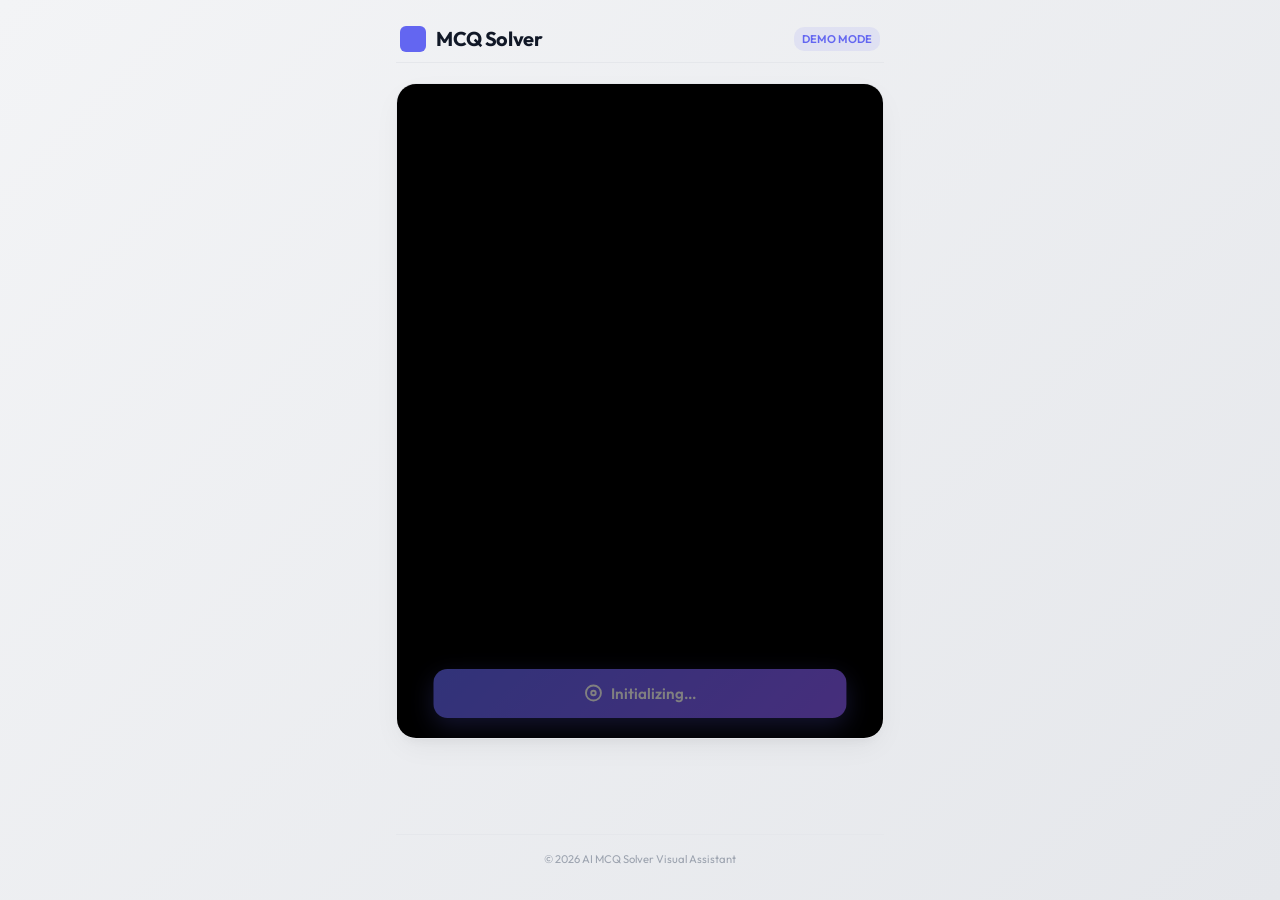
<file: index.html>
<!DOCTYPE html>
<html lang="en">
<head>
  <meta charset="UTF-8">
  <meta name="viewport" content="width=device-width, initial-scale=1.0, maximum-scale=1.0, user-scalable=no">
  <title>MCQ Solver - AI Visual Assistant</title>
  <meta name="description" content="AI Vision MCQ Solver. Instantly captures and explains multiple-choice options. Works on mobile Safari/Chrome.">
  <link rel="preconnect" href="https://fonts.googleapis.com">
  <link rel="preconnect" href="https://fonts.gstatic.com" crossorigin>
  <link href="https://fonts.googleapis.com/css2?family=Outfit:wght@300;400;500;600;700&display=swap" rel="stylesheet">
  <link rel="stylesheet" href="style.css">
</head>
<body>
  <div class="app-container">
    <!-- Header Section -->
    <header class="app-header">
      <div class="logo-area">
        <img src="assets/logo.png" class="logo-img" alt="Logo">
        <h1>MCQ Solver</h1>
      </div>
      <div class="status-badge" id="app-status">Demo Mode</div>
    </header>

    <main class="app-main">
      <!-- Section 1: Live Camera + Overlay Capture Button -->
      <section class="card camera-card" id="camera-section">
        <div class="viewport-wrapper">
          <video id="camera-stream" autoplay playsinline muted></video>
          
          <!-- Snapshot freeze view -->
          <div id="frozen-frame-overlay" class="frozen-frame-overlay hidden">
            <img id="frozen-image" alt="Captured view">
          </div>

          <!-- Laser Scan overlay animation -->
          <div id="scanner-line" class="scanner-line hidden"></div>
          
          <!-- Loading Stream overlay -->
          <div id="camera-loading" class="viewport-overlay camera-loading">
            <div class="spinner"></div>
            <p>Accessing camera feed...</p>
          </div>

          <!-- Sandbox iOS Chrome Fallback UI -->
          <div id="camera-fallback" class="viewport-overlay camera-fallback hidden">
            <svg class="fallback-icon" viewBox="0 0 24 24" fill="none" stroke="currentColor" stroke-width="2">
              <path d="M23 19a2 2 0 0 1-2 2H3a2 2 0 0 1-2-2V8a2 2 0 0 1 2-2h4l2-3h6l2 3h4a2 2 0 0 1 2 2z"/>
              <circle cx="12" cy="13" r="4"/>
            </svg>
            <h3>Camera Sandboxed</h3>
            <p>iOS Chrome blocks local camera streams. Tap "Take Photo" to scan with your phone's camera.</p>
            <div class="fallback-actions">
              <label for="image-capture-input" class="btn btn-primary">
                Take Photo
              </label>
              <input type="file" id="image-capture-input" accept="image/*" capture="environment" class="hidden-input">
              
              <label for="image-file-input" class="btn btn-secondary">
                Upload Image
              </label>
              <input type="file" id="image-file-input" accept="image/*" class="hidden-input">
            </div>
          </div>

          <!-- Camera switcher float button -->
          <div class="viewport-controls">
            <button id="toggle-camera-btn" class="viewport-btn hidden" title="Switch Camera">
              <svg viewBox="0 0 24 24" fill="none" stroke="currentColor" stroke-width="2">
                <path d="M21 7v6a2 2 0 0 1-2 2H5a2 2 0 0 1-2-2V7a2 2 0 0 1 2-2h3l2-3h4l2 3h3a2 2 0 0 1 2 2z"/>
                <path d="M12 13a3 3 0 1 0 0-6 3 3 0 0 0 0 6z"/>
                <path d="m17 4 3 3m0-3-3 3"/>
              </svg>
            </button>
          </div>

          <!-- Centered overlay capture trigger button -->
          <div class="capture-button-overlay">
            <button id="analyze-btn" class="btn btn-primary capture-trigger-btn" disabled>
              <svg class="btn-icon" viewBox="0 0 24 24" fill="none" stroke="currentColor" stroke-width="2.5">
                <circle cx="12" cy="12" r="10"/>
                <circle cx="12" cy="12" r="3"/>
              </svg>
              <span id="analyze-btn-text">Initializing Camera...</span>
            </button>
          </div>
        </div>
      </section>

      <!-- Section 2: AI Analysis Panel -->
      <section id="analysis-panel" class="card analysis-card hidden">
        <div class="card-header">
          <h2>AI Analysis</h2>
          <button id="retake-btn" class="btn btn-secondary btn-sm" title="Clear and restart camera">
            <svg viewBox="0 0 24 24" width="14" height="14" fill="none" stroke="currentColor" stroke-width="2">
              <path d="M21.5 2v6h-6M21.34 15.57a10 10 0 1 1-.57-8.38l5.67-5.67"/>
            </svg>
            Retake
          </button>
        </div>

        <!-- Scanning loader state -->
        <div id="analysis-loading" class="analysis-loading-state hidden">
          <div class="radar-scan">
            <div class="radar-circle circle-1"></div>
            <div class="radar-circle circle-2"></div>
            <div class="radar-circle circle-3"></div>
          </div>
          <p class="loading-message">Solving MCQ Options...</p>
        </div>

        <!-- Network failure / Server Error state -->
        <div id="analysis-error" class="error-container hidden">
          <div class="error-text">
            <h3>Analysis Failed</h3>
            <p id="error-message-text">Unable to reach the server. Make sure your API backend is running.</p>
          </div>
          <div class="error-buttons">
            <button id="retry-btn" class="btn btn-primary btn-sm">Retry</button>
          </div>
        </div>

        <!-- MCQ Analysis Results layout -->
        <div id="analysis-results-content" class="results-content hidden">
          <div class="result-metric-row">
            <div class="metric-label">Correct Option from 4</div>
            <div id="correct-answer-badge" class="answer-badge">
              Option --
            </div>
          </div>

          <div class="result-block">
            <h3>Option Breakdown</h3>
            <div class="option-list">
              <div class="option-row" id="option-row-a">
                <span class="option-letter">A</span>
                <div class="option-explanation" id="option-explanation-a">
                  Explanation for Option A...
                </div>
              </div>
              <div class="option-row" id="option-row-b">
                <span class="option-letter">B</span>
                <div class="option-explanation" id="option-explanation-b">
                  Explanation for Option B...
                </div>
              </div>
              <div class="option-row" id="option-row-c">
                <span class="option-letter">C</span>
                <div class="option-explanation" id="option-explanation-c">
                  Explanation for Option C...
                </div>
              </div>
              <div class="option-row" id="option-row-d">
                <span class="option-letter">D</span>
                <div class="option-explanation" id="option-explanation-d">
                  Explanation for Option D...
                </div>
              </div>
            </div>
          </div>
        </div>
      </section>
    </main>

    <!-- Footer Section -->
    <footer class="app-footer">
      <p>&copy; 2026 AI MCQ Solver Visual Assistant</p>
    </footer>
  </div>

  <!-- Hidden canvas for capturing video frames -->
  <canvas id="capture-canvas" class="hidden"></canvas>

  <script src="config.js"></script>
  <script src="db.js"></script>
  <script src="script.js"></script>
</body>
</html>
</file>
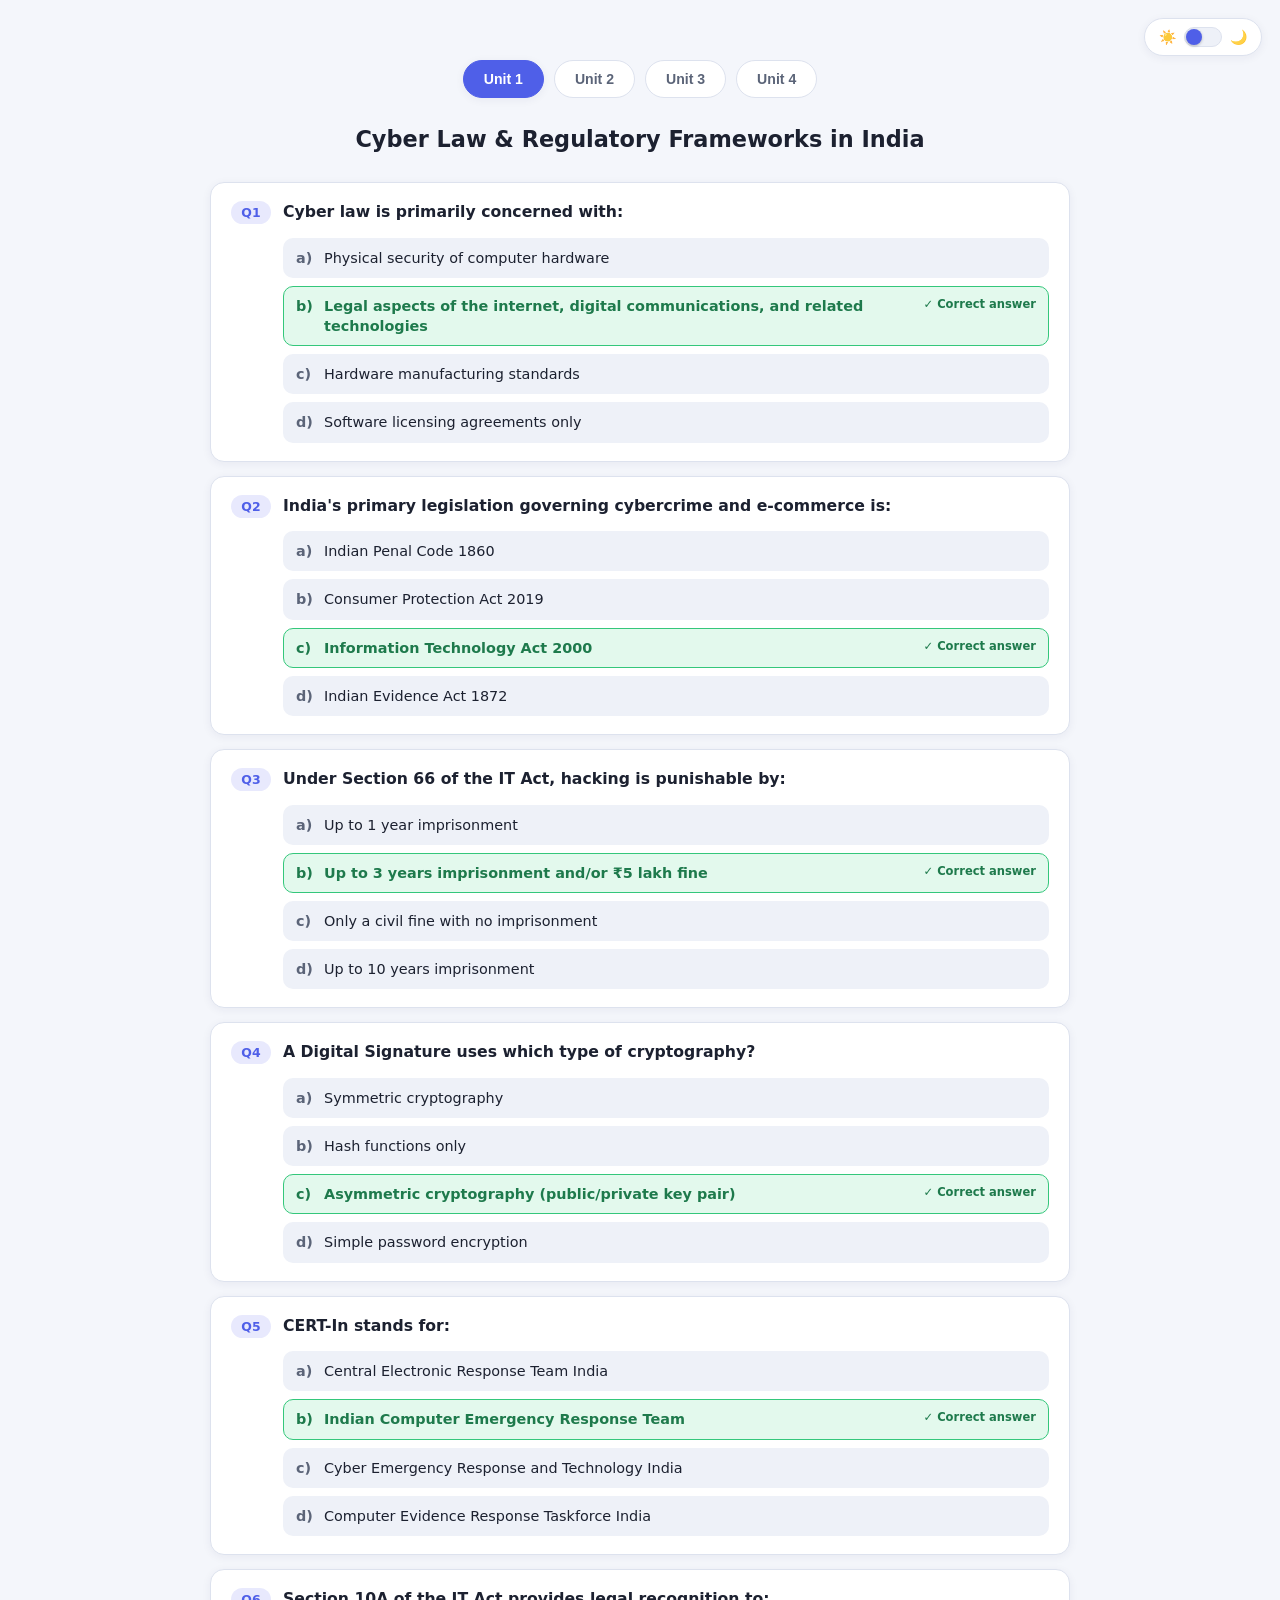
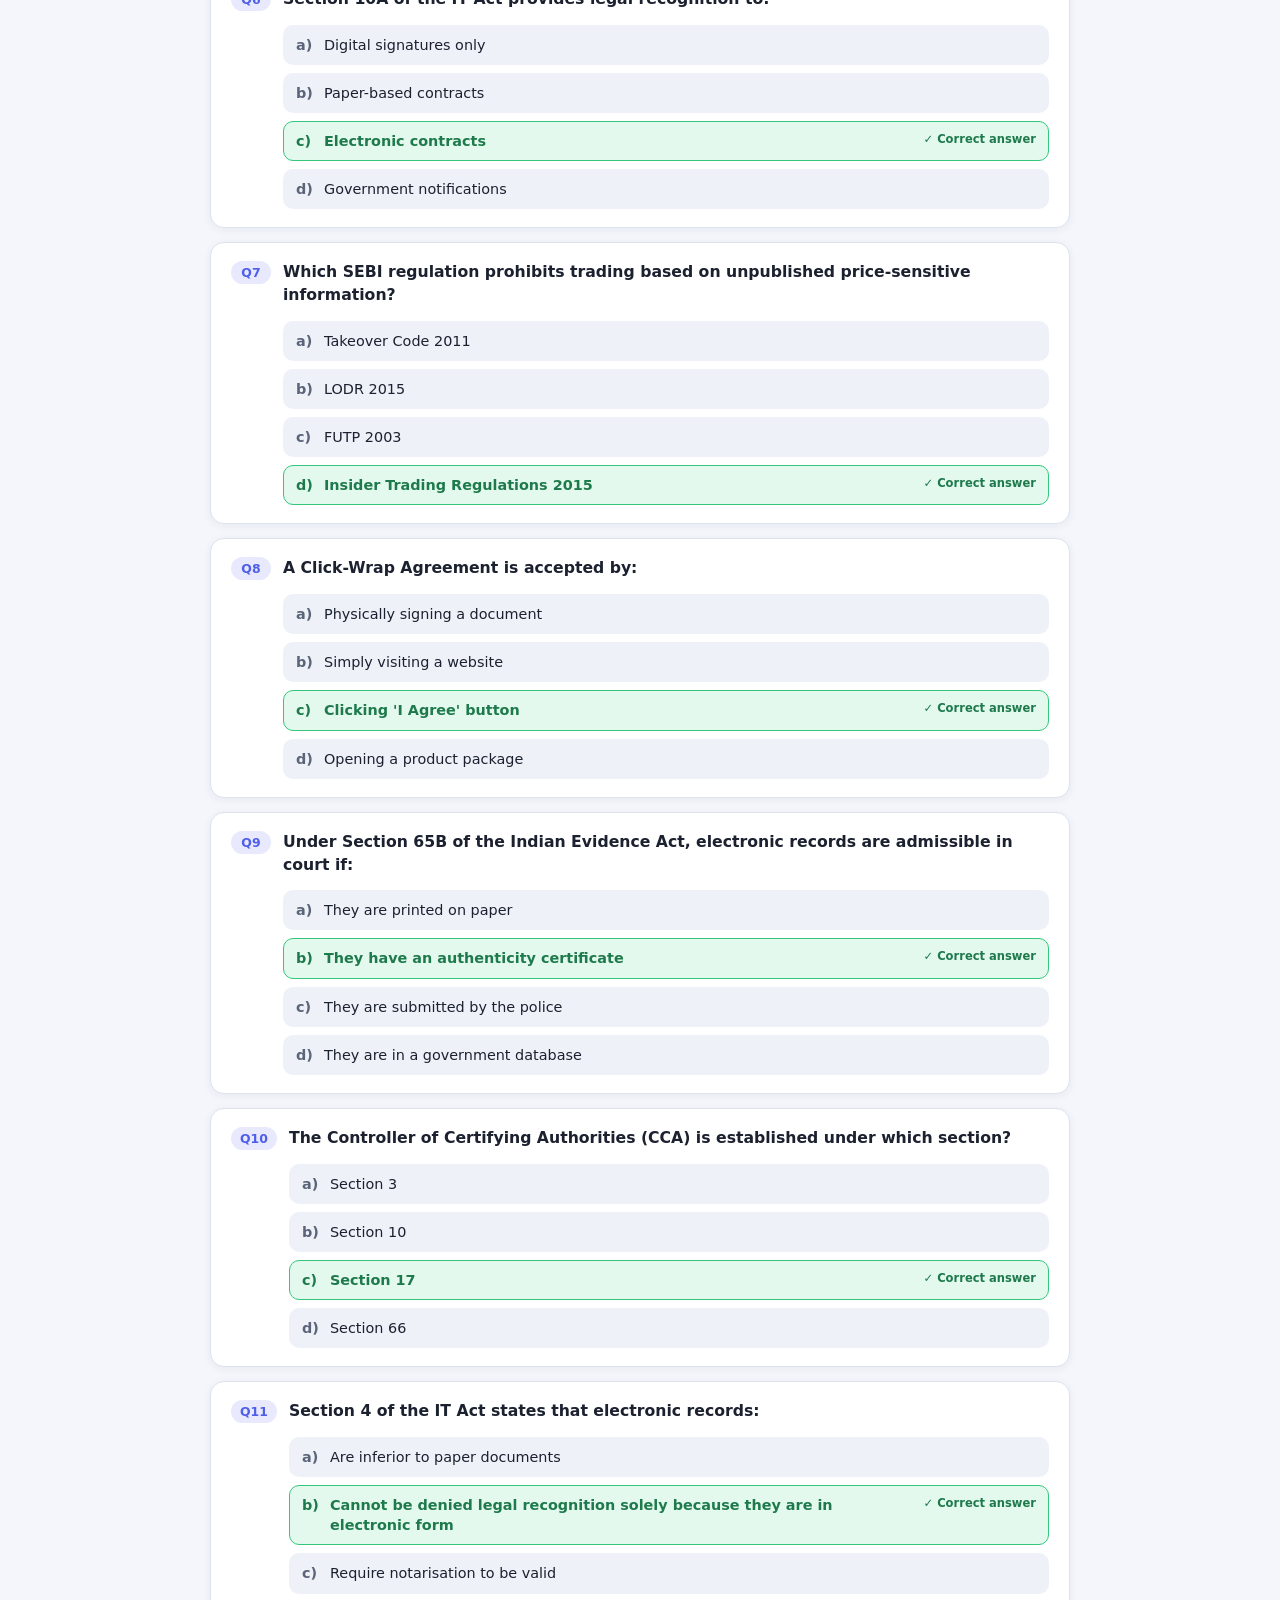
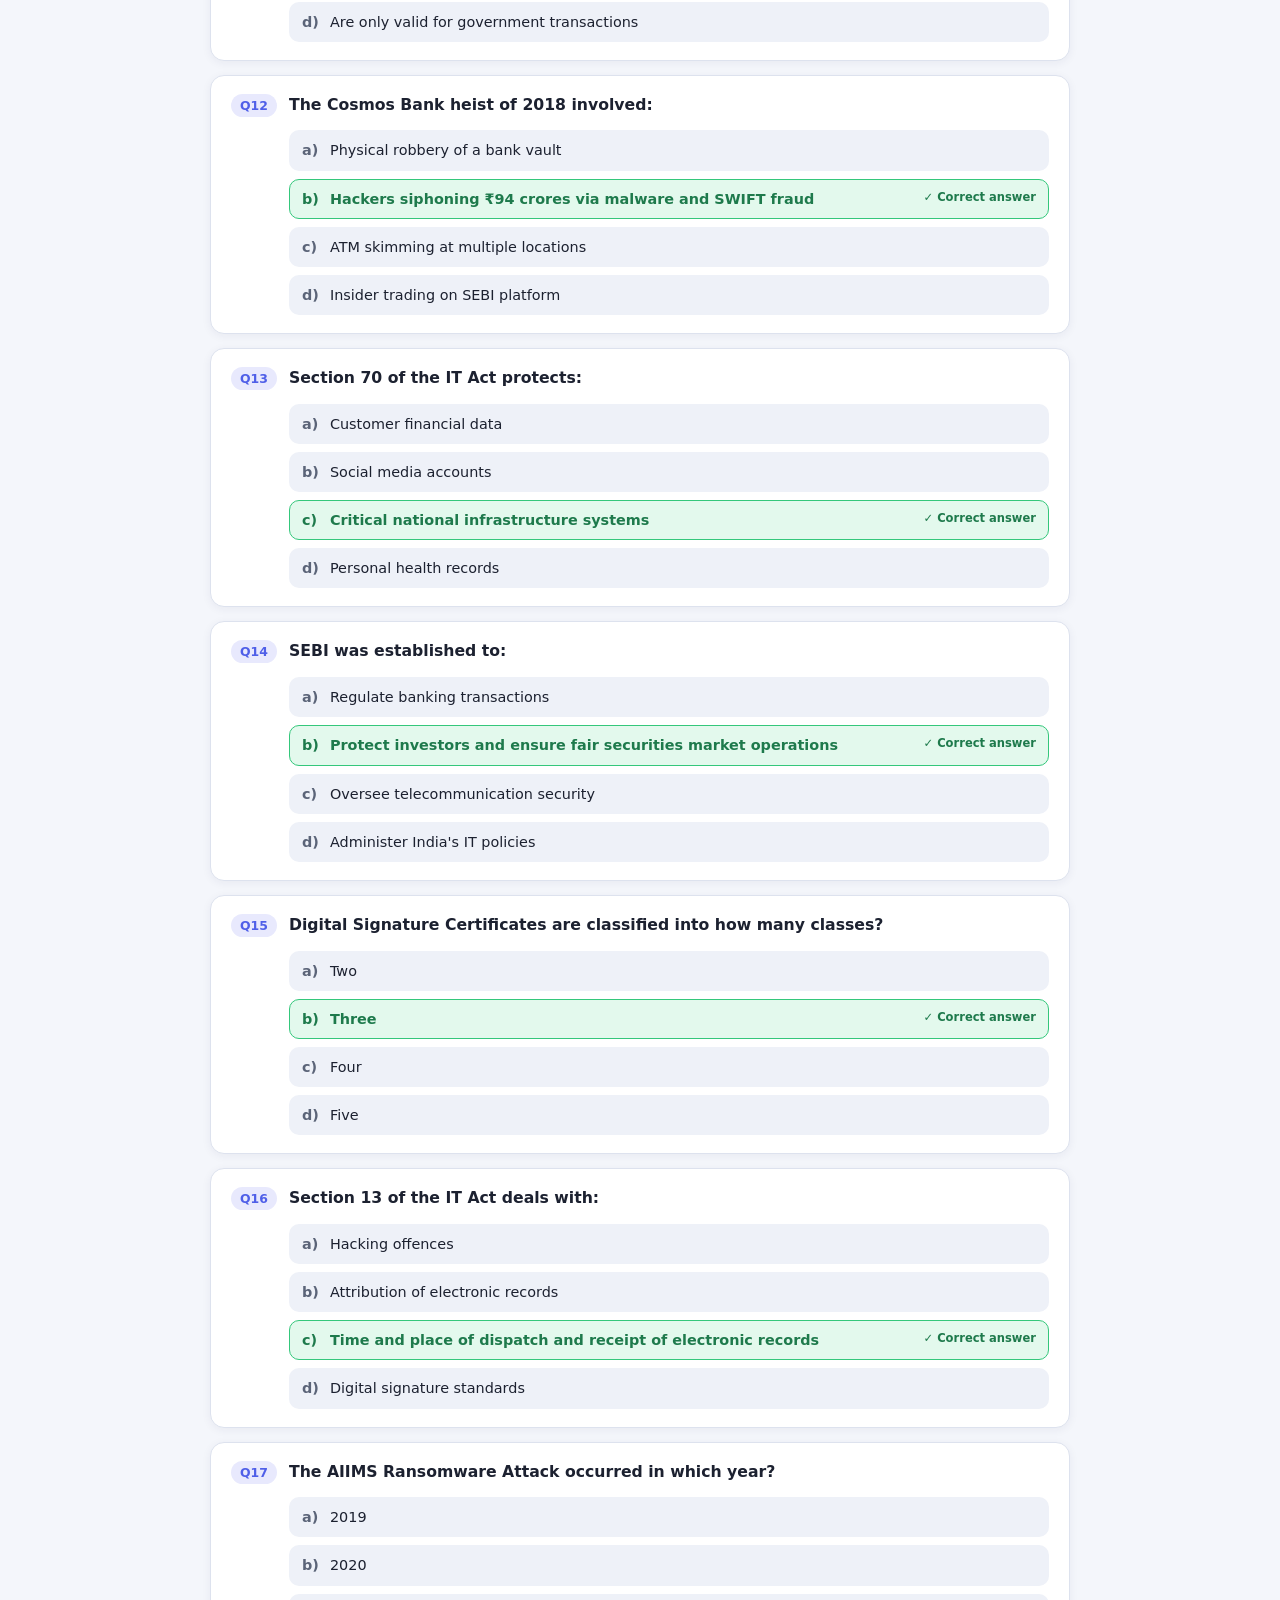
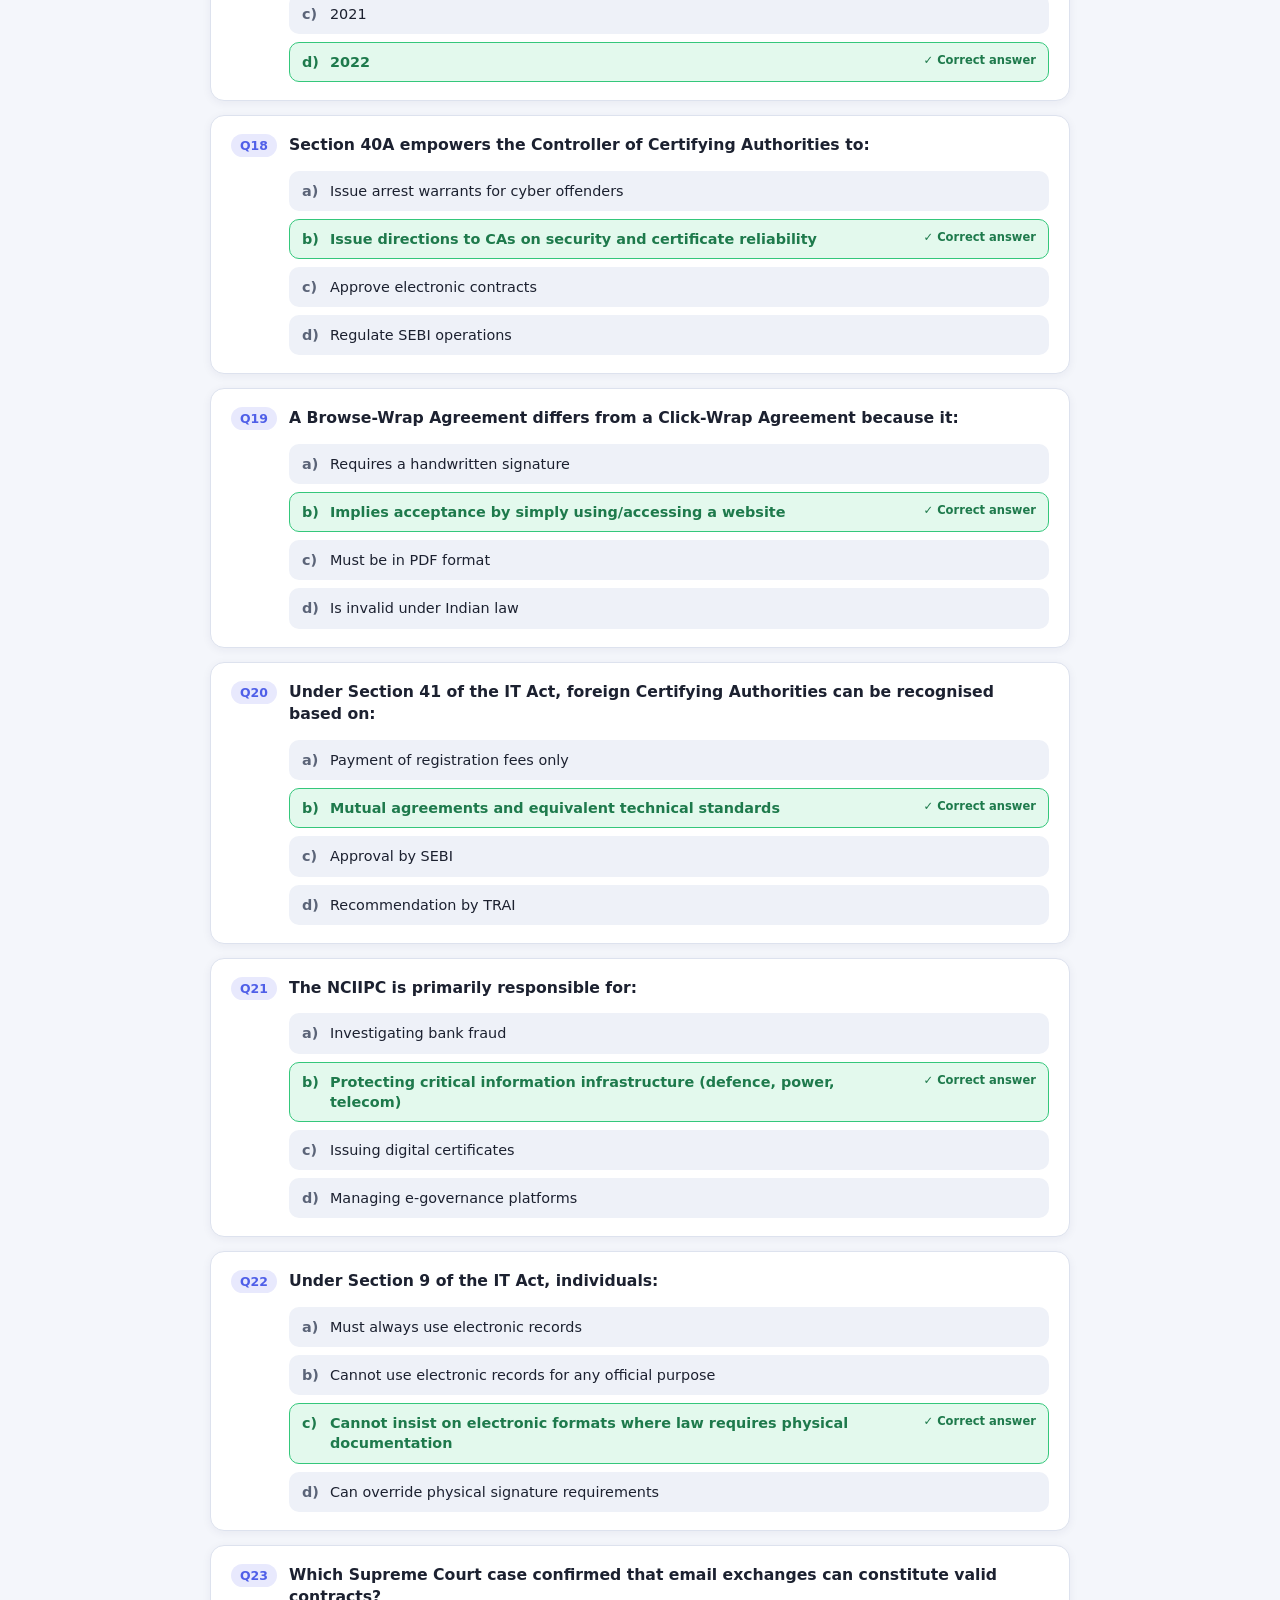
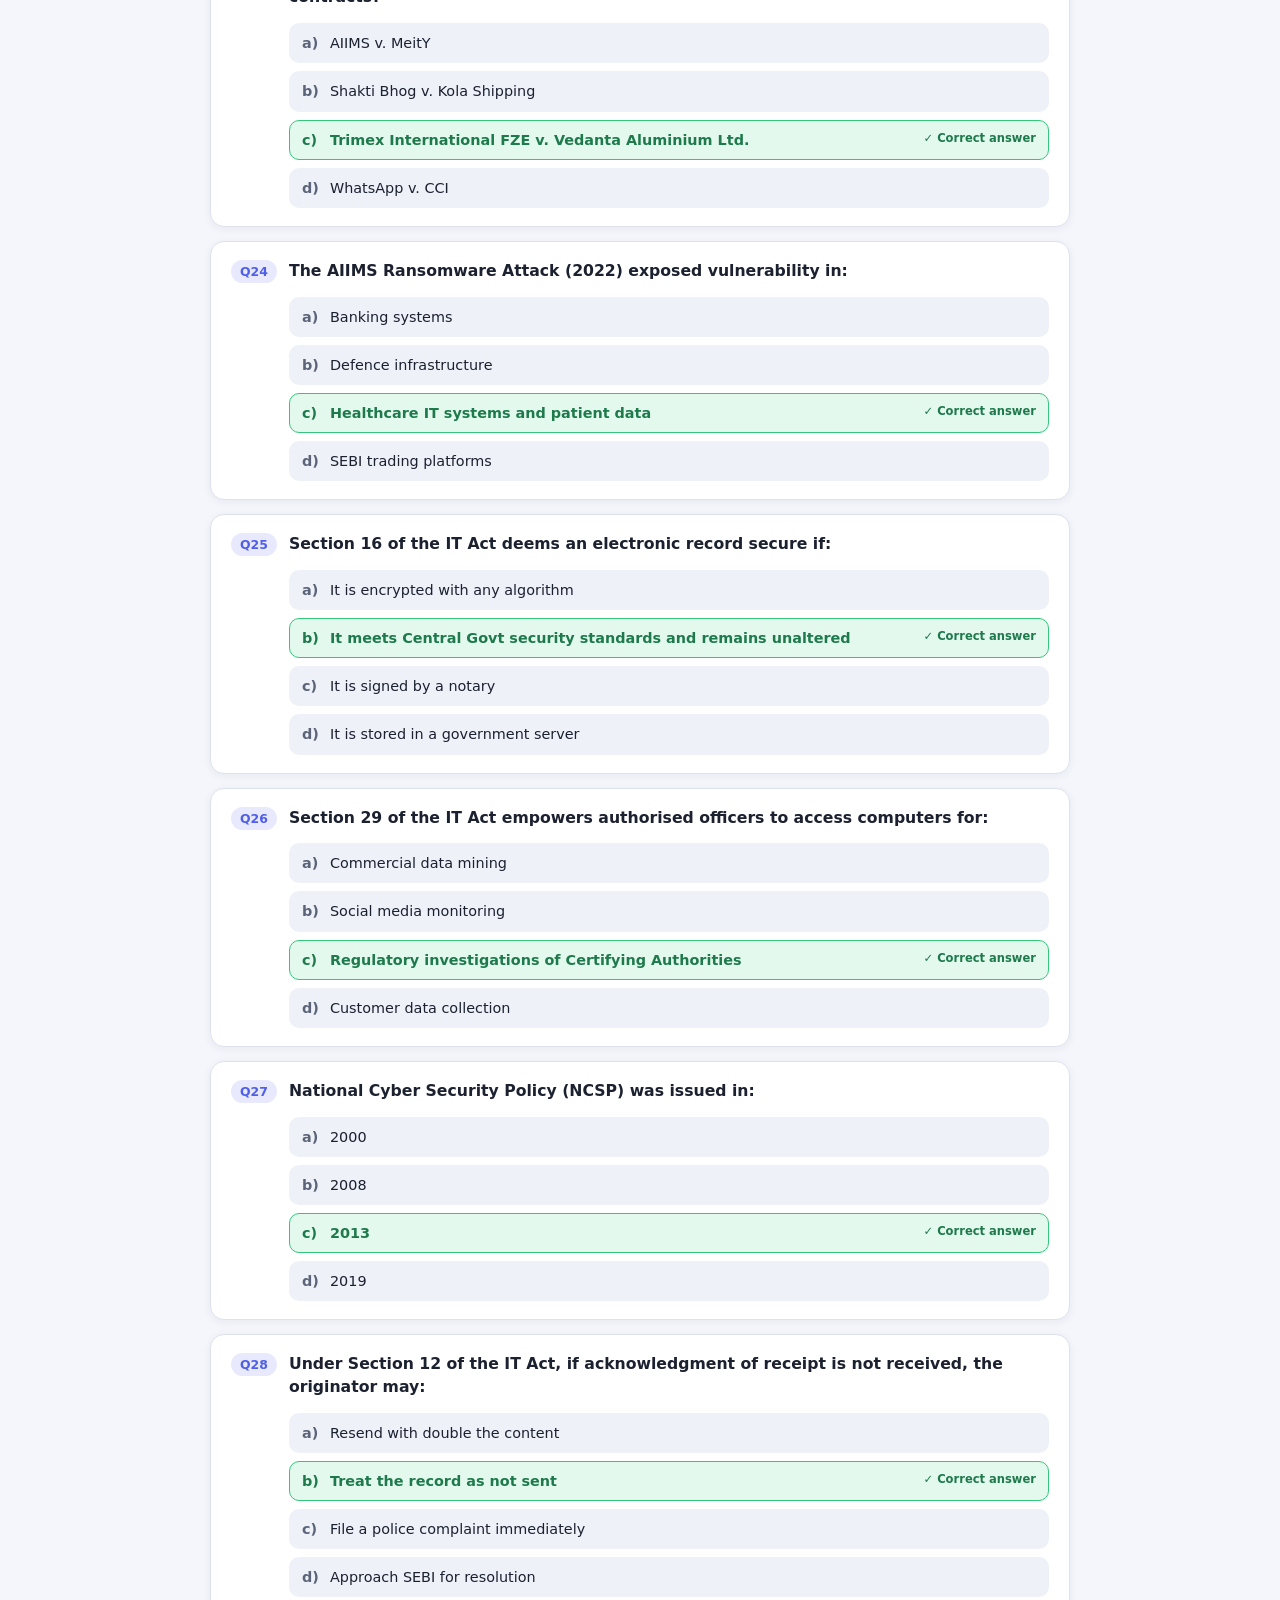
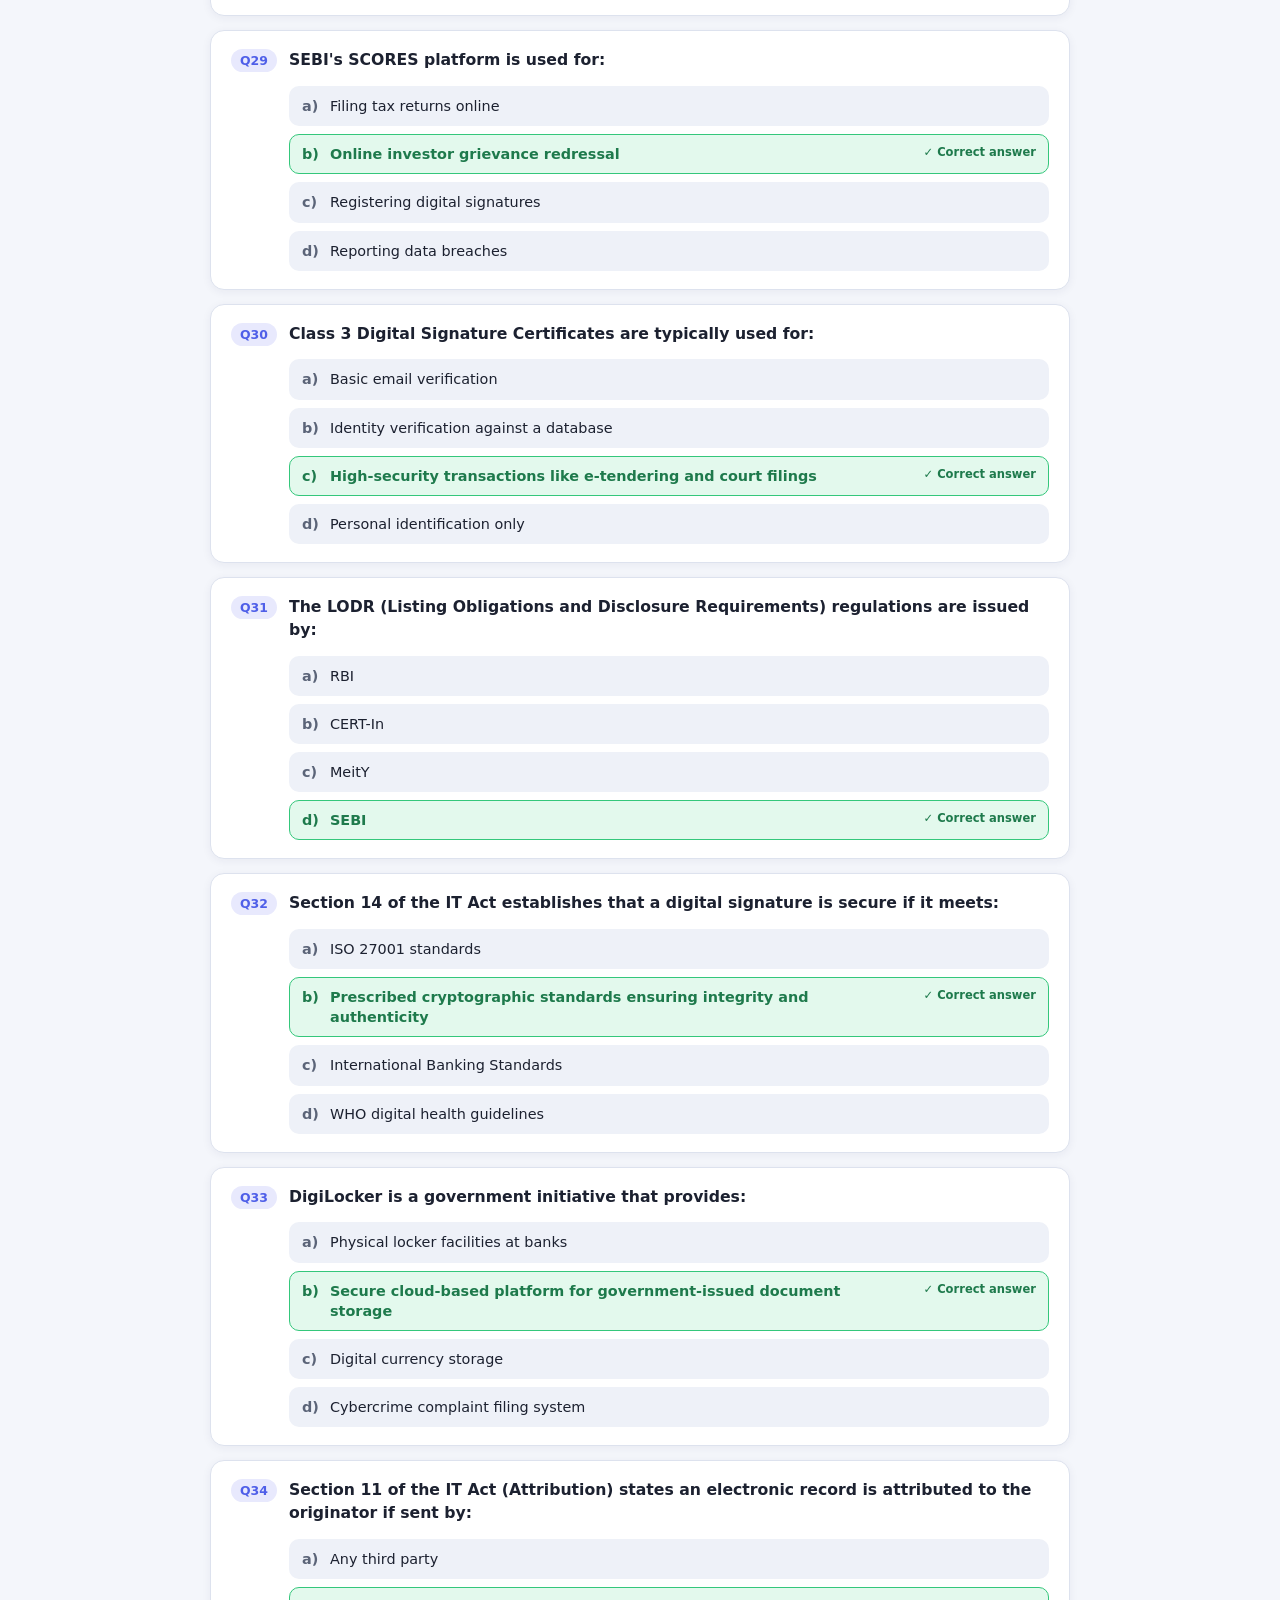
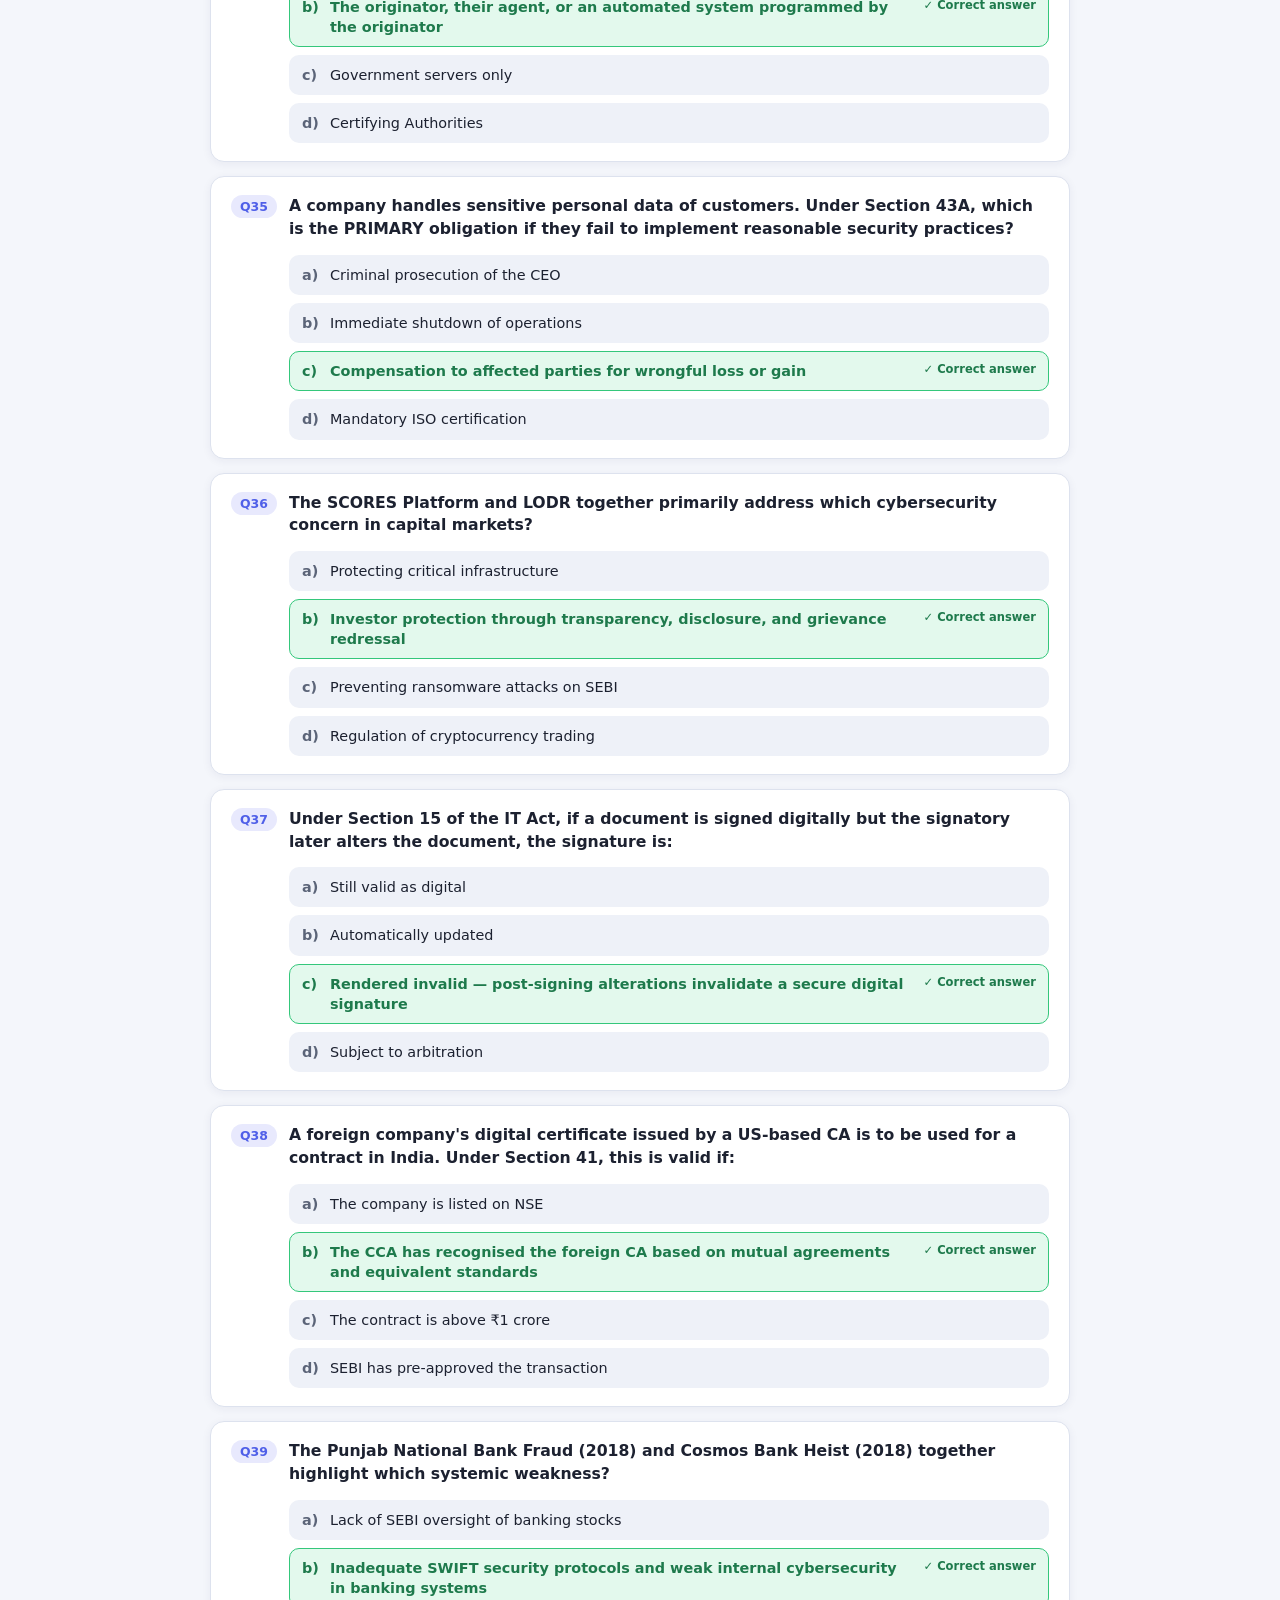
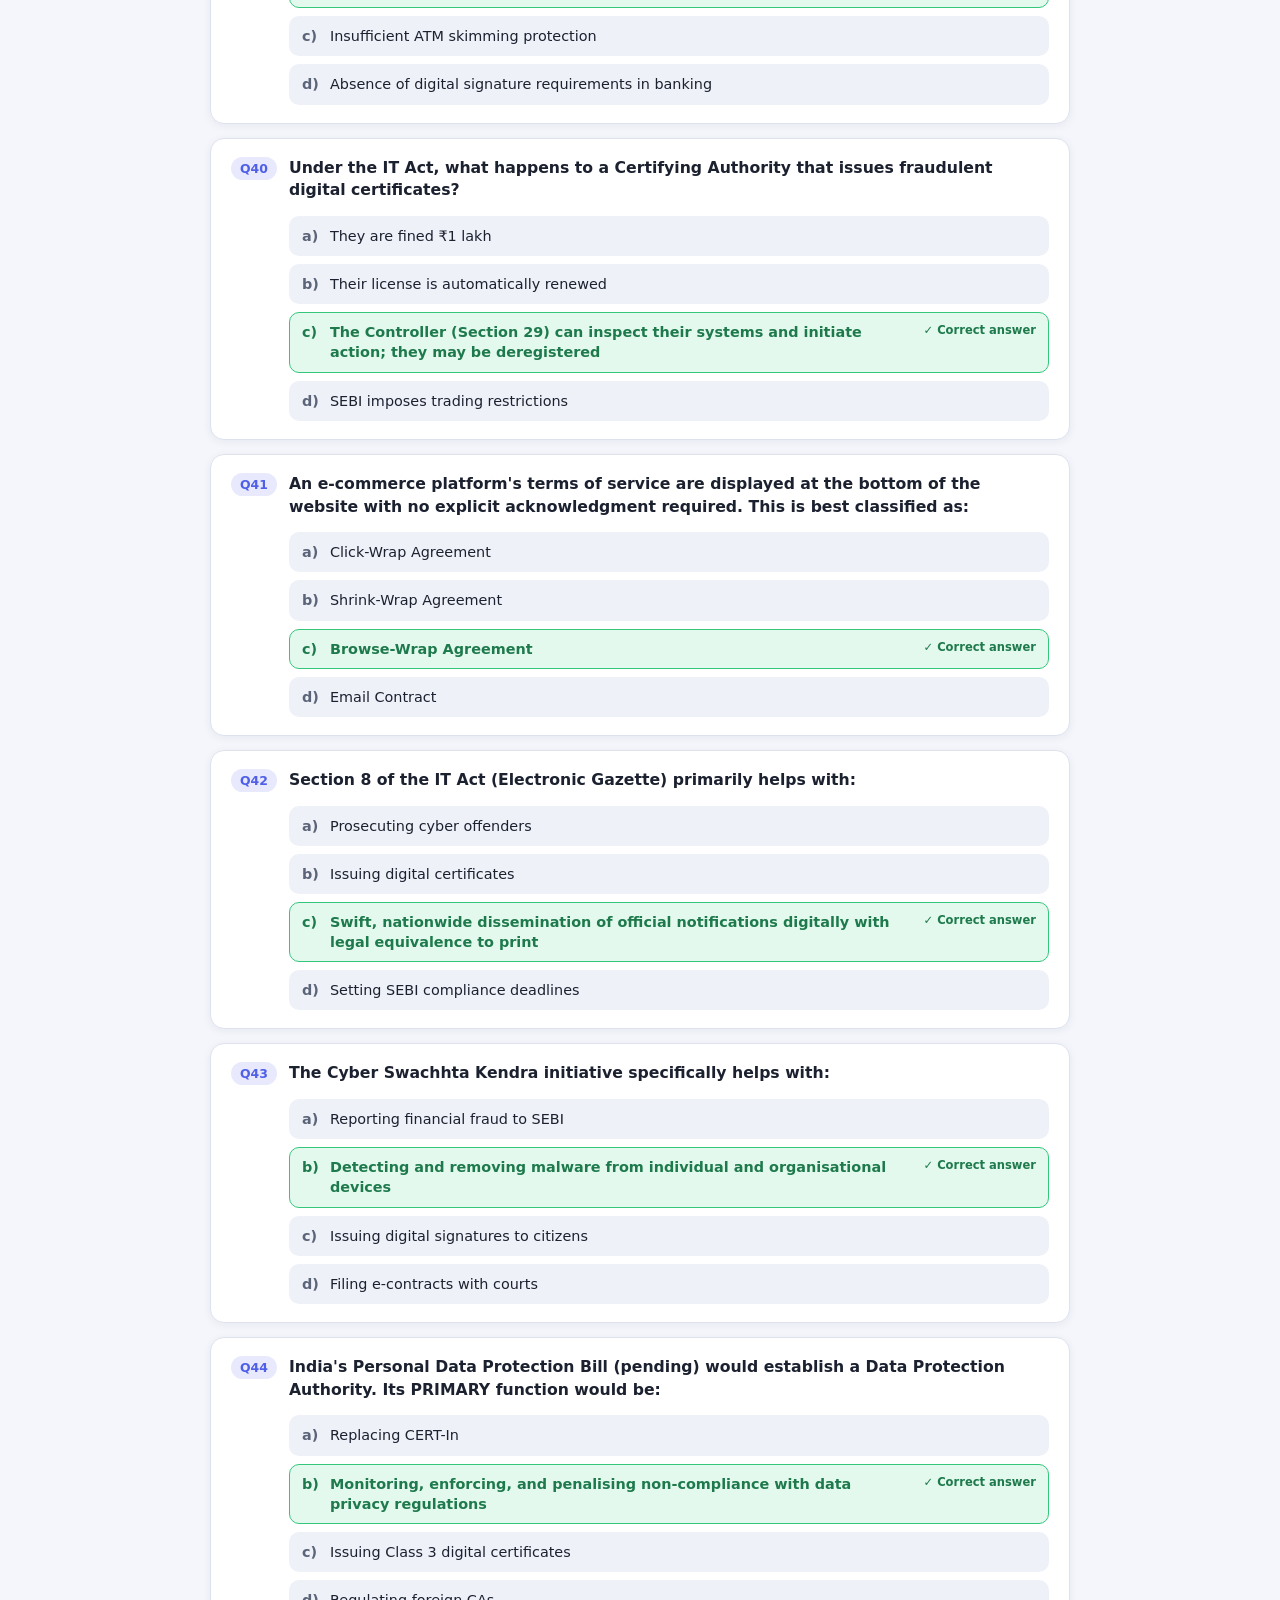
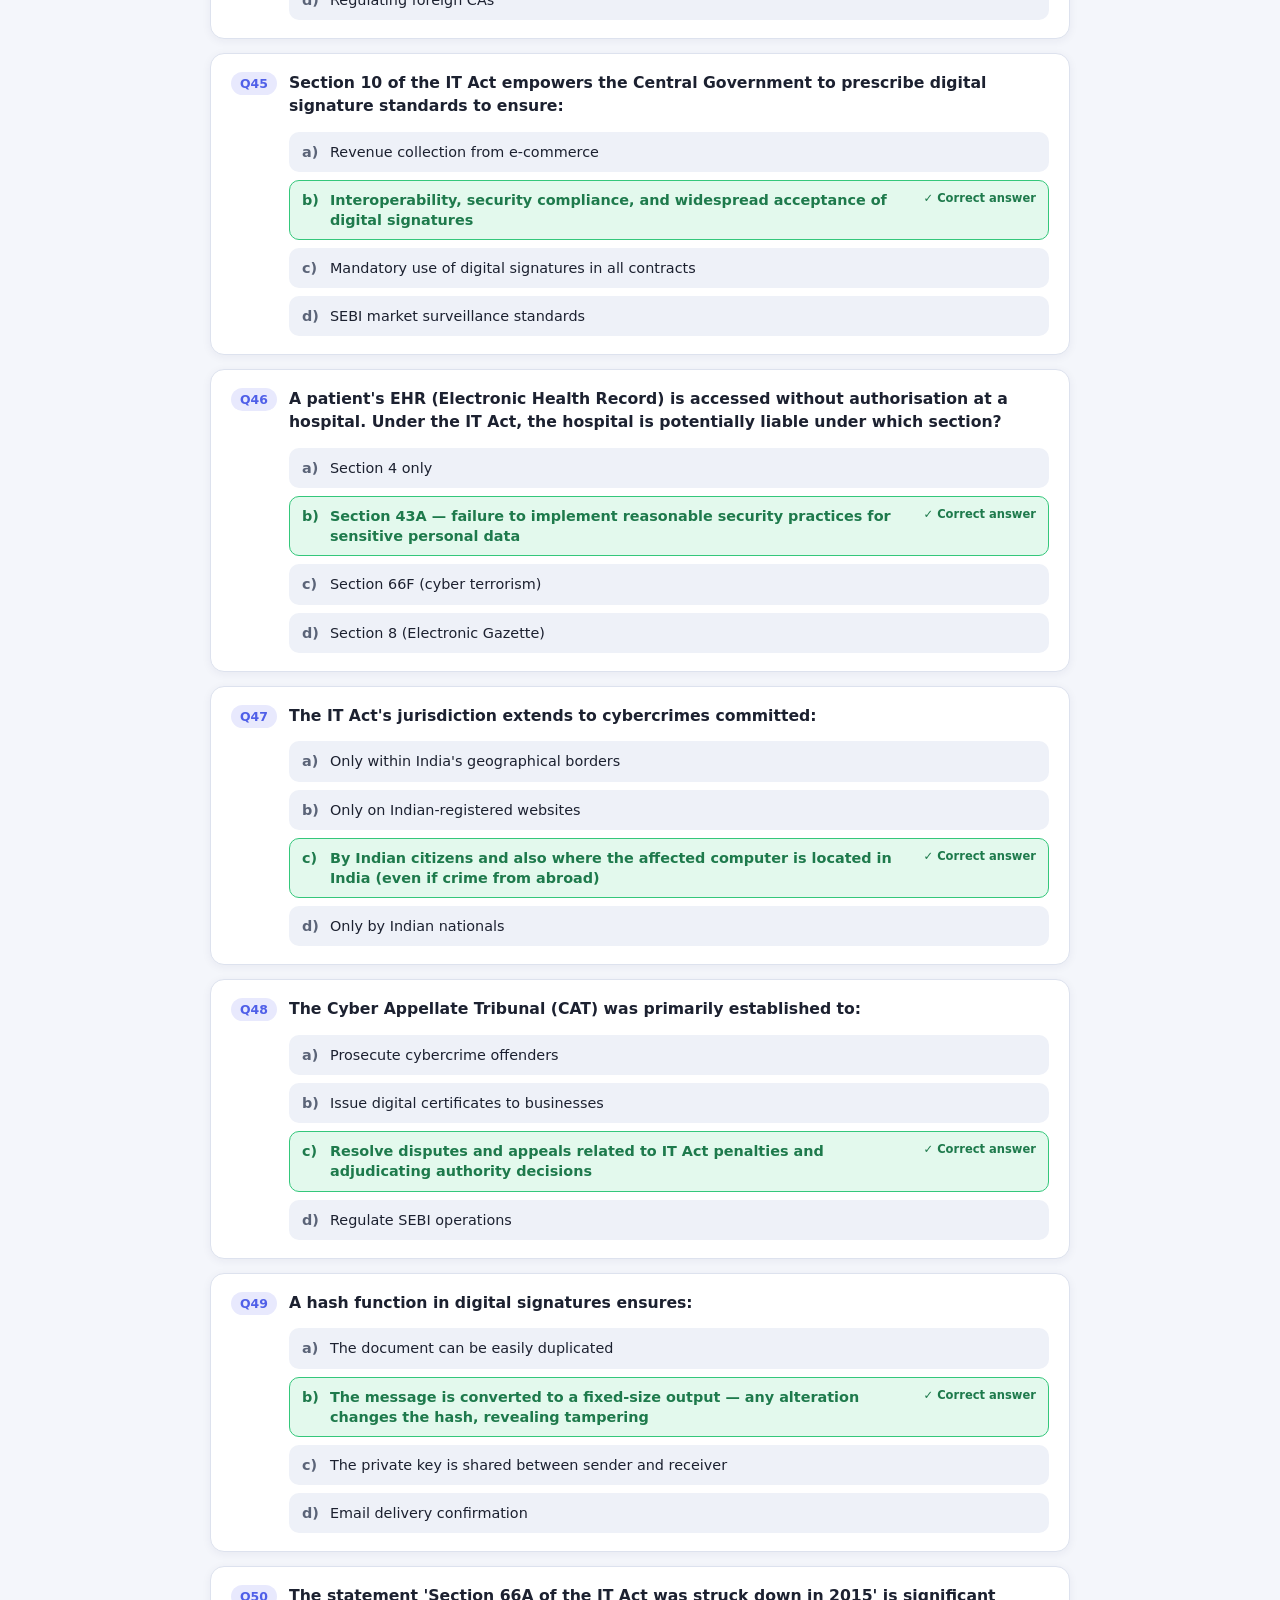
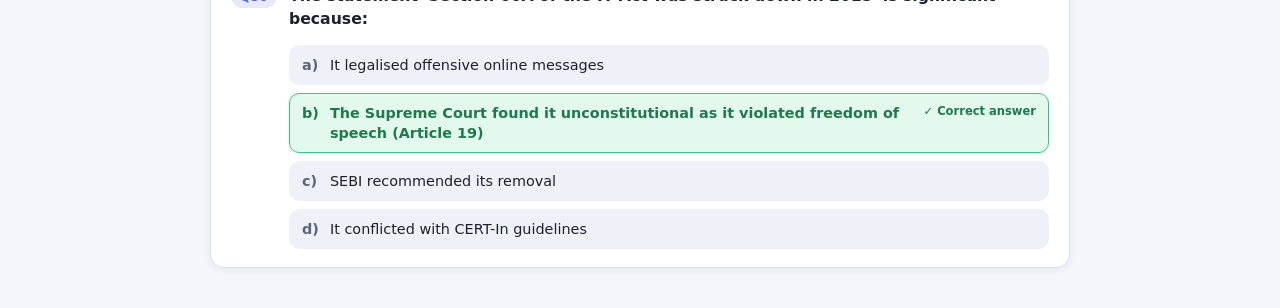
<file: cybersecurity mcq.html>
<!DOCTYPE html>
<html lang="en">
<head>
<meta charset="UTF-8">
<meta name="viewport" content="width=device-width, initial-scale=1.0">
<title>Cyber Security Legal Compliance — MCQ Bank</title>
<style>
:root {
  --bg: #f4f6fb;
  --surface: #ffffff;
  --surface-2: #eef1f8;
  --border: #dde2ee;
  --text: #1c2130;
  --text-muted: #5b6478;
  --accent: #4f5fe8;
  --accent-soft: #e8e9fd;
  --correct-bg: #e3f9ed;
  --correct-border: #34c77b;
  --correct-text: #1e7a4c;
  --shadow: 0 2px 10px rgba(30, 40, 80, 0.06);
  --radius: 14px;
}

[data-theme="dark"] {
  --bg: #12141c;
  --surface: #1b1e2a;
  --surface-2: #232735;
  --border: #2d3243;
  --text: #eaecf3;
  --text-muted: #9aa1b5;
  --accent: #8b93ff;
  --accent-soft: #262b45;
  --correct-bg: #123a2a;
  --correct-border: #34c77b;
  --correct-text: #6fe3a4;
  --shadow: 0 2px 14px rgba(0, 0, 0, 0.35);
}

* { box-sizing: border-box; }

body {
  margin: 0;
  font-family: "Segoe UI", system-ui, -apple-system, Roboto, Helvetica, Arial, sans-serif;
  background: var(--bg);
  color: var(--text);
  transition: background 0.25s ease, color 0.25s ease;
  min-height: 100vh;
}

/* ---------- Floating theme toggle ---------- */
.theme-toggle {
  position: fixed;
  top: 18px;
  right: 18px;
  z-index: 30;
  display: flex;
  align-items: center;
  gap: 8px;
  background: var(--surface);
  border: 1px solid var(--border);
  border-radius: 999px;
  padding: 8px 14px;
  cursor: pointer;
  color: var(--text);
  box-shadow: var(--shadow);
  transition: transform 0.15s ease, border-color 0.15s ease;
}

.theme-toggle:hover {
  border-color: var(--accent);
  transform: translateY(-1px);
}

.theme-toggle .icon {
  font-size: 14px;
  line-height: 1;
  opacity: 0.85;
}

.theme-toggle .track {
  width: 38px;
  height: 20px;
  background: var(--surface-2);
  border: 1px solid var(--border);
  border-radius: 999px;
  position: relative;
  transition: background 0.25s ease;
}

.theme-toggle .knob {
  position: absolute;
  top: 1px;
  left: 1px;
  width: 16px;
  height: 16px;
  border-radius: 50%;
  background: var(--accent);
  transition: transform 0.25s ease;
  box-shadow: 0 1px 3px rgba(0,0,0,0.25);
}

[data-theme="dark"] .theme-toggle .knob {
  transform: translateX(18px);
}

/* ---------- Content ---------- */
.content {
  max-width: 900px;
  margin: 0 auto;
  padding: 60px 20px 40px;
}

/* ---------- Unit tabs (centered) ---------- */
.unit-tabs {
  display: flex;
  flex-wrap: wrap;
  justify-content: center;
  gap: 10px;
  margin-bottom: 28px;
}

.unit-tab {
  background: var(--surface);
  border: 1px solid var(--border);
  color: var(--text-muted);
  padding: 10px 20px;
  border-radius: 999px;
  cursor: pointer;
  font-size: 0.88rem;
  font-weight: 600;
  transition: all 0.18s ease;
  white-space: nowrap;
}

.unit-tab:hover {
  border-color: var(--accent);
  color: var(--text);
}

.unit-tab.active {
  background: var(--accent);
  border-color: var(--accent);
  color: #fff;
  box-shadow: var(--shadow);
}

/* ---------- Unit heading (centered) ---------- */
.unit-title {
  text-align: center;
  font-size: 1.4rem;
  margin: 0 0 30px;
  color: var(--text);
}

/* ---------- Question cards ---------- */
.question-list {
  display: flex;
  flex-direction: column;
  gap: 14px;
}

.question-card {
  background: var(--surface);
  border: 1px solid var(--border);
  border-radius: var(--radius);
  padding: 18px 20px;
  box-shadow: var(--shadow);
}

.q-head {
  display: flex;
  align-items: flex-start;
  gap: 12px;
}

.q-number {
  flex-shrink: 0;
  background: var(--accent-soft);
  color: var(--accent);
  font-weight: 700;
  font-size: 0.78rem;
  padding: 4px 9px;
  border-radius: 999px;
  min-width: 40px;
  text-align: center;
}

.q-body {
  flex: 1;
}

.q-text {
  font-size: 0.98rem;
  font-weight: 600;
  line-height: 1.45;
  margin: 0;
}

.options {
  list-style: none;
  margin: 14px 0 0;
  padding: 0;
  display: flex;
  flex-direction: column;
  gap: 8px;
}

.option {
  display: flex;
  align-items: flex-start;
  gap: 10px;
  padding: 9px 12px;
  border-radius: 10px;
  background: var(--surface-2);
  border: 1px solid transparent;
  font-size: 0.9rem;
  line-height: 1.4;
}

.option .letter {
  font-weight: 700;
  color: var(--text-muted);
  flex-shrink: 0;
  width: 18px;
}

.option.correct {
  background: var(--correct-bg);
  border-color: var(--correct-border);
  color: var(--correct-text);
  font-weight: 600;
}

.option.correct .letter {
  color: var(--correct-text);
}

.option.correct::after {
  content: "✓ Correct answer";
  margin-left: auto;
  font-size: 0.72rem;
  font-weight: 700;
  white-space: nowrap;
  padding-left: 8px;
}

/* ---------- Responsive ---------- */
@media (max-width: 600px) {
  .content { padding: 70px 14px 32px; }
  .theme-toggle { top: 12px; right: 12px; }
}

</style>
</head>
<body>

  <button id="themeToggle" class="theme-toggle" aria-label="Toggle dark mode" title="Toggle light / dark mode">
    <span class="icon sun">☀️</span>
    <span class="track"><span class="knob"></span></span>
    <span class="icon moon">🌙</span>
  </button>

  <main class="content">
    <nav class="unit-tabs" id="unitTabs"></nav>
    <h2 id="unitTitle" class="unit-title"></h2>
    <div id="questionList" class="question-list"></div>
  </main>

  <script>
const MCQ_DATA = [{"unit":1,"topic":"Cyber Law & Regulatory Frameworks in India","questions":[{"num":1,"question":"Cyber law is primarily concerned with:","options":{"a":"Physical security of computer hardware","b":"Legal aspects of the internet, digital communications, and related technologies","c":"Hardware manufacturing standards","d":"Software licensing agreements only"},"answer":"b","difficulty":"Easy"},{"num":2,"question":"India's primary legislation governing cybercrime and e-commerce is:","options":{"a":"Indian Penal Code 1860","b":"Consumer Protection Act 2019","c":"Information Technology Act 2000","d":"Indian Evidence Act 1872"},"answer":"c","difficulty":"Easy"},{"num":3,"question":"Under Section 66 of the IT Act, hacking is punishable by:","options":{"a":"Up to 1 year imprisonment","b":"Up to 3 years imprisonment and/or ₹5 lakh fine","c":"Only a civil fine with no imprisonment","d":"Up to 10 years imprisonment"},"answer":"b","difficulty":"Easy"},{"num":4,"question":"A Digital Signature uses which type of cryptography?","options":{"a":"Symmetric cryptography","b":"Hash functions only","c":"Asymmetric cryptography (public/private key pair)","d":"Simple password encryption"},"answer":"c","difficulty":"Easy"},{"num":5,"question":"CERT-In stands for:","options":{"a":"Central Electronic Response Team India","b":"Indian Computer Emergency Response Team","c":"Cyber Emergency Response and Technology India","d":"Computer Evidence Response Taskforce India"},"answer":"b","difficulty":"Easy"},{"num":6,"question":"Section 10A of the IT Act provides legal recognition to:","options":{"a":"Digital signatures only","b":"Paper-based contracts","c":"Electronic contracts","d":"Government notifications"},"answer":"c","difficulty":"Easy"},{"num":7,"question":"Which SEBI regulation prohibits trading based on unpublished price-sensitive information?","options":{"a":"Takeover Code 2011","b":"LODR 2015","c":"FUTP 2003","d":"Insider Trading Regulations 2015"},"answer":"d","difficulty":"Easy"},{"num":8,"question":"A Click-Wrap Agreement is accepted by:","options":{"a":"Physically signing a document","b":"Simply visiting a website","c":"Clicking 'I Agree' button","d":"Opening a product package"},"answer":"c","difficulty":"Easy"},{"num":9,"question":"Under Section 65B of the Indian Evidence Act, electronic records are admissible in court if:","options":{"a":"They are printed on paper","b":"They have an authenticity certificate","c":"They are submitted by the police","d":"They are in a government database"},"answer":"b","difficulty":"Easy"},{"num":10,"question":"The Controller of Certifying Authorities (CCA) is established under which section?","options":{"a":"Section 3","b":"Section 10","c":"Section 17","d":"Section 66"},"answer":"c","difficulty":"Easy"},{"num":11,"question":"Section 4 of the IT Act states that electronic records:","options":{"a":"Are inferior to paper documents","b":"Cannot be denied legal recognition solely because they are in electronic form","c":"Require notarisation to be valid","d":"Are only valid for government transactions"},"answer":"b","difficulty":"Easy"},{"num":12,"question":"The Cosmos Bank heist of 2018 involved:","options":{"a":"Physical robbery of a bank vault","b":"Hackers siphoning ₹94 crores via malware and SWIFT fraud","c":"ATM skimming at multiple locations","d":"Insider trading on SEBI platform"},"answer":"b","difficulty":"Easy"},{"num":13,"question":"Section 70 of the IT Act protects:","options":{"a":"Customer financial data","b":"Social media accounts","c":"Critical national infrastructure systems","d":"Personal health records"},"answer":"c","difficulty":"Easy"},{"num":14,"question":"SEBI was established to:","options":{"a":"Regulate banking transactions","b":"Protect investors and ensure fair securities market operations","c":"Oversee telecommunication security","d":"Administer India's IT policies"},"answer":"b","difficulty":"Easy"},{"num":15,"question":"Digital Signature Certificates are classified into how many classes?","options":{"a":"Two","b":"Three","c":"Four","d":"Five"},"answer":"b","difficulty":"Easy"},{"num":16,"question":"Section 13 of the IT Act deals with:","options":{"a":"Hacking offences","b":"Attribution of electronic records","c":"Time and place of dispatch and receipt of electronic records","d":"Digital signature standards"},"answer":"c","difficulty":"Easy"},{"num":17,"question":"The AIIMS Ransomware Attack occurred in which year?","options":{"a":"2019","b":"2020","c":"2021","d":"2022"},"answer":"d","difficulty":"Easy"},{"num":18,"question":"Section 40A empowers the Controller of Certifying Authorities to:","options":{"a":"Issue arrest warrants for cyber offenders","b":"Issue directions to CAs on security and certificate reliability","c":"Approve electronic contracts","d":"Regulate SEBI operations"},"answer":"b","difficulty":"Medium"},{"num":19,"question":"A Browse-Wrap Agreement differs from a Click-Wrap Agreement because it:","options":{"a":"Requires a handwritten signature","b":"Implies acceptance by simply using/accessing a website","c":"Must be in PDF format","d":"Is invalid under Indian law"},"answer":"b","difficulty":"Medium"},{"num":20,"question":"Under Section 41 of the IT Act, foreign Certifying Authorities can be recognised based on:","options":{"a":"Payment of registration fees only","b":"Mutual agreements and equivalent technical standards","c":"Approval by SEBI","d":"Recommendation by TRAI"},"answer":"b","difficulty":"Medium"},{"num":21,"question":"The NCIIPC is primarily responsible for:","options":{"a":"Investigating bank fraud","b":"Protecting critical information infrastructure (defence, power, telecom)","c":"Issuing digital certificates","d":"Managing e-governance platforms"},"answer":"b","difficulty":"Medium"},{"num":22,"question":"Under Section 9 of the IT Act, individuals:","options":{"a":"Must always use electronic records","b":"Cannot use electronic records for any official purpose","c":"Cannot insist on electronic formats where law requires physical documentation","d":"Can override physical signature requirements"},"answer":"c","difficulty":"Medium"},{"num":23,"question":"Which Supreme Court case confirmed that email exchanges can constitute valid contracts?","options":{"a":"AIIMS v. MeitY","b":"Shakti Bhog v. Kola Shipping","c":"Trimex International FZE v. Vedanta Aluminium Ltd.","d":"WhatsApp v. CCI"},"answer":"c","difficulty":"Medium"},{"num":24,"question":"The AIIMS Ransomware Attack (2022) exposed vulnerability in:","options":{"a":"Banking systems","b":"Defence infrastructure","c":"Healthcare IT systems and patient data","d":"SEBI trading platforms"},"answer":"c","difficulty":"Medium"},{"num":25,"question":"Section 16 of the IT Act deems an electronic record secure if:","options":{"a":"It is encrypted with any algorithm","b":"It meets Central Govt security standards and remains unaltered","c":"It is signed by a notary","d":"It is stored in a government server"},"answer":"b","difficulty":"Medium"},{"num":26,"question":"Section 29 of the IT Act empowers authorised officers to access computers for:","options":{"a":"Commercial data mining","b":"Social media monitoring","c":"Regulatory investigations of Certifying Authorities","d":"Customer data collection"},"answer":"c","difficulty":"Medium"},{"num":27,"question":"National Cyber Security Policy (NCSP) was issued in:","options":{"a":"2000","b":"2008","c":"2013","d":"2019"},"answer":"c","difficulty":"Medium"},{"num":28,"question":"Under Section 12 of the IT Act, if acknowledgment of receipt is not received, the originator may:","options":{"a":"Resend with double the content","b":"Treat the record as not sent","c":"File a police complaint immediately","d":"Approach SEBI for resolution"},"answer":"b","difficulty":"Medium"},{"num":29,"question":"SEBI's SCORES platform is used for:","options":{"a":"Filing tax returns online","b":"Online investor grievance redressal","c":"Registering digital signatures","d":"Reporting data breaches"},"answer":"b","difficulty":"Medium"},{"num":30,"question":"Class 3 Digital Signature Certificates are typically used for:","options":{"a":"Basic email verification","b":"Identity verification against a database","c":"High-security transactions like e-tendering and court filings","d":"Personal identification only"},"answer":"c","difficulty":"Medium"},{"num":31,"question":"The LODR (Listing Obligations and Disclosure Requirements) regulations are issued by:","options":{"a":"RBI","b":"CERT-In","c":"MeitY","d":"SEBI"},"answer":"d","difficulty":"Medium"},{"num":32,"question":"Section 14 of the IT Act establishes that a digital signature is secure if it meets:","options":{"a":"ISO 27001 standards","b":"Prescribed cryptographic standards ensuring integrity and authenticity","c":"International Banking Standards","d":"WHO digital health guidelines"},"answer":"b","difficulty":"Medium"},{"num":33,"question":"DigiLocker is a government initiative that provides:","options":{"a":"Physical locker facilities at banks","b":"Secure cloud-based platform for government-issued document storage","c":"Digital currency storage","d":"Cybercrime complaint filing system"},"answer":"b","difficulty":"Medium"},{"num":34,"question":"Section 11 of the IT Act (Attribution) states an electronic record is attributed to the originator if sent by:","options":{"a":"Any third party","b":"The originator, their agent, or an automated system programmed by the originator","c":"Government servers only","d":"Certifying Authorities"},"answer":"b","difficulty":"Medium"},{"num":35,"question":"A company handles sensitive personal data of customers. Under Section 43A, which is the PRIMARY obligation if they fail to implement reasonable security practices?","options":{"a":"Criminal prosecution of the CEO","b":"Immediate shutdown of operations","c":"Compensation to affected parties for wrongful loss or gain","d":"Mandatory ISO certification"},"answer":"c","difficulty":"Hard"},{"num":36,"question":"The SCORES Platform and LODR together primarily address which cybersecurity concern in capital markets?","options":{"a":"Protecting critical infrastructure","b":"Investor protection through transparency, disclosure, and grievance redressal","c":"Preventing ransomware attacks on SEBI","d":"Regulation of cryptocurrency trading"},"answer":"b","difficulty":"Hard"},{"num":37,"question":"Under Section 15 of the IT Act, if a document is signed digitally but the signatory later alters the document, the signature is:","options":{"a":"Still valid as digital","b":"Automatically updated","c":"Rendered invalid — post-signing alterations invalidate a secure digital signature","d":"Subject to arbitration"},"answer":"c","difficulty":"Hard"},{"num":38,"question":"A foreign company's digital certificate issued by a US-based CA is to be used for a contract in India. Under Section 41, this is valid if:","options":{"a":"The company is listed on NSE","b":"The CCA has recognised the foreign CA based on mutual agreements and equivalent standards","c":"The contract is above ₹1 crore","d":"SEBI has pre-approved the transaction"},"answer":"b","difficulty":"Hard"},{"num":39,"question":"The Punjab National Bank Fraud (2018) and Cosmos Bank Heist (2018) together highlight which systemic weakness?","options":{"a":"Lack of SEBI oversight of banking stocks","b":"Inadequate SWIFT security protocols and weak internal cybersecurity in banking systems","c":"Insufficient ATM skimming protection","d":"Absence of digital signature requirements in banking"},"answer":"b","difficulty":"Hard"},{"num":40,"question":"Under the IT Act, what happens to a Certifying Authority that issues fraudulent digital certificates?","options":{"a":"They are fined ₹1 lakh","b":"Their license is automatically renewed","c":"The Controller (Section 29) can inspect their systems and initiate action; they may be deregistered","d":"SEBI imposes trading restrictions"},"answer":"c","difficulty":"Hard"},{"num":41,"question":"An e-commerce platform's terms of service are displayed at the bottom of the website with no explicit acknowledgment required. This is best classified as:","options":{"a":"Click-Wrap Agreement","b":"Shrink-Wrap Agreement","c":"Browse-Wrap Agreement","d":"Email Contract"},"answer":"c","difficulty":"Hard"},{"num":42,"question":"Section 8 of the IT Act (Electronic Gazette) primarily helps with:","options":{"a":"Prosecuting cyber offenders","b":"Issuing digital certificates","c":"Swift, nationwide dissemination of official notifications digitally with legal equivalence to print","d":"Setting SEBI compliance deadlines"},"answer":"c","difficulty":"Hard"},{"num":43,"question":"The Cyber Swachhta Kendra initiative specifically helps with:","options":{"a":"Reporting financial fraud to SEBI","b":"Detecting and removing malware from individual and organisational devices","c":"Issuing digital signatures to citizens","d":"Filing e-contracts with courts"},"answer":"b","difficulty":"Hard"},{"num":44,"question":"India's Personal Data Protection Bill (pending) would establish a Data Protection Authority. Its PRIMARY function would be:","options":{"a":"Replacing CERT-In","b":"Monitoring, enforcing, and penalising non-compliance with data privacy regulations","c":"Issuing Class 3 digital certificates","d":"Regulating foreign CAs"},"answer":"b","difficulty":"Hard"},{"num":45,"question":"Section 10 of the IT Act empowers the Central Government to prescribe digital signature standards to ensure:","options":{"a":"Revenue collection from e-commerce","b":"Interoperability, security compliance, and widespread acceptance of digital signatures","c":"Mandatory use of digital signatures in all contracts","d":"SEBI market surveillance standards"},"answer":"b","difficulty":"Hard"},{"num":46,"question":"A patient's EHR (Electronic Health Record) is accessed without authorisation at a hospital. Under the IT Act, the hospital is potentially liable under which section?","options":{"a":"Section 4 only","b":"Section 43A — failure to implement reasonable security practices for sensitive personal data","c":"Section 66F (cyber terrorism)","d":"Section 8 (Electronic Gazette)"},"answer":"b","difficulty":"Hard"},{"num":47,"question":"The IT Act's jurisdiction extends to cybercrimes committed:","options":{"a":"Only within India's geographical borders","b":"Only on Indian-registered websites","c":"By Indian citizens and also where the affected computer is located in India (even if crime from abroad)","d":"Only by Indian nationals"},"answer":"c","difficulty":"Hard"},{"num":48,"question":"The Cyber Appellate Tribunal (CAT) was primarily established to:","options":{"a":"Prosecute cybercrime offenders","b":"Issue digital certificates to businesses","c":"Resolve disputes and appeals related to IT Act penalties and adjudicating authority decisions","d":"Regulate SEBI operations"},"answer":"c","difficulty":"Hard"},{"num":49,"question":"A hash function in digital signatures ensures:","options":{"a":"The document can be easily duplicated","b":"The message is converted to a fixed-size output — any alteration changes the hash, revealing tampering","c":"The private key is shared between sender and receiver","d":"Email delivery confirmation"},"answer":"b","difficulty":"Hard"},{"num":50,"question":"The statement 'Section 66A of the IT Act was struck down in 2015' is significant because:","options":{"a":"It legalised offensive online messages","b":"The Supreme Court found it unconstitutional as it violated freedom of speech (Article 19)","c":"SEBI recommended its removal","d":"It conflicted with CERT-In guidelines"},"answer":"b","difficulty":"Hard"}]},{"unit":2,"topic":"Social Media Scams & Frauds","questions":[{"num":1,"question":"Phishing scams on social media typically involve:","options":{"a":"Physical mail with fake coupons","b":"Fake profiles/messages with malicious links to steal personal information","c":"Cold calls from unknown numbers","d":"Newspaper advertisements"},"answer":"b","difficulty":"Easy"},{"num":2,"question":"Identity theft where criminals create a new identity by combining real and fake information is called:","options":{"a":"Financial identity theft","b":"Medical identity theft","c":"Synthetic identity theft","d":"Child identity theft"},"answer":"c","difficulty":"Easy"},{"num":3,"question":"Card cloning fraud primarily uses which device to steal card data?","options":{"a":"Phishing email","b":"Skimming device attached to ATMs/POS terminals","c":"SIM swap","d":"Deepfake video"},"answer":"b","difficulty":"Easy"},{"num":4,"question":"The primary cause of misinformation spread about COVID-19 vaccines was:","options":{"a":"Newspapers printing false reports","b":"Social media virality, echo chambers, and influencers","c":"Government silence","d":"Medical journals publishing wrong data"},"answer":"b","difficulty":"Easy"},{"num":5,"question":"Cyber grooming is primarily aimed at:","options":{"a":"Business executives for corporate espionage","b":"Often minors, to build trust and exploit them online","c":"Banks for financial fraud","d":"Government officials for data theft"},"answer":"b","difficulty":"Easy"},{"num":6,"question":"Doxxing involves:","options":{"a":"Installing spyware on a device","b":"Creating fake social media profiles","c":"Publishing private personal information online to enable targeted harassment","d":"Cloning payment cards"},"answer":"c","difficulty":"Easy"},{"num":7,"question":"Social engineering primarily exploits:","options":{"a":"Software vulnerabilities","b":"Hardware failures","c":"Human behaviour and trust","d":"Network protocol weaknesses"},"answer":"c","difficulty":"Easy"},{"num":8,"question":"A buffer overflow attack overwrites:","options":{"a":"Website content","b":"Network firewalls","c":"Adjacent memory beyond a buffer's capacity to inject malicious code","d":"Digital signatures"},"answer":"c","difficulty":"Easy"},{"num":9,"question":"SIM swapping enables fraudsters to:","options":{"a":"Clone credit cards","b":"Intercept OTPs and bypass two-factor authentication","c":"Access dark web markets","d":"Launch DDoS attacks"},"answer":"b","difficulty":"Easy"},{"num":10,"question":"The 'Digital Arrest Scam' involves:","options":{"a":"Actual police arresting online criminals","b":"Fraudsters impersonating law enforcement to extort money via video call","c":"Courts issuing digital arrest warrants","d":"CERT-In investigating cybercrime"},"answer":"b","difficulty":"Easy"},{"num":11,"question":"India's national cybercrime helpline number is:","options":{"a":"100","b":"112","c":"1930","d":"1800"},"answer":"c","difficulty":"Easy"},{"num":12,"question":"AI deepfakes are primarily used in scams to:","options":{"a":"Improve network security","b":"Impersonate real people for fraud using AI-generated video/audio","c":"Detect phishing emails","d":"Encrypt sensitive data"},"answer":"b","difficulty":"Easy"},{"num":13,"question":"The E-Challan scam works by:","options":{"a":"Sending fake electricity bills via post","b":"Fraudulent SMS/WhatsApp with malicious links disguised as traffic fines","c":"Hacking the actual traffic department website","d":"Cloning government ID cards"},"answer":"b","difficulty":"Easy"},{"num":14,"question":"Cryptocurrency 'Pump and Dump' scams involve:","options":{"a":"Mining cryptocurrency illegally","b":"Inflating crypto prices with fake hype, then selling while others suffer losses","c":"Hacking crypto exchanges directly","d":"Creating fake cryptocurrencies only"},"answer":"b","difficulty":"Easy"},{"num":15,"question":"Two-Factor Authentication (2FA) adds security by:","options":{"a":"Using longer passwords","b":"Requiring two forms of verification before granting account access","c":"Encrypting all emails","d":"Blocking unknown IP addresses"},"answer":"b","difficulty":"Easy"},{"num":16,"question":"A 'Rug Pull' in cryptocurrency scams refers to:","options":{"a":"ATM fraud by pulling card out quickly","b":"Developers abandoning a crypto project after collecting investor funds","c":"Physically stealing hardware wallets","d":"Forcing users to sell crypto"},"answer":"b","difficulty":"Easy"},{"num":17,"question":"IP Quality Score (IPQS) is primarily used for:","options":{"a":"Measuring internet connection speed","b":"Fraud detection by analysing IP address risk levels","c":"Encrypting web traffic","d":"Managing digital signatures"},"answer":"b","difficulty":"Easy"},{"num":18,"question":"The Cosmos Bank Heist (2018) exploited which specific vulnerability?","options":{"a":"ATM skimming at branches","b":"Malware targeting SWIFT transactions and payment systems","c":"Phishing emails to customers","d":"SIM swapping of banking officials"},"answer":"b","difficulty":"Medium"},{"num":19,"question":"Which technology significantly reduces card cloning risk compared to magnetic stripe cards?","options":{"a":"NFC payment systems","b":"EMV chip-and-PIN technology","c":"Contactless payments only","d":"QR code payments"},"answer":"b","difficulty":"Medium"},{"num":20,"question":"Echo chambers in social media misinformation amplification refer to:","options":{"a":"Sound engineering in audio production","b":"Algorithms exposing users only to content confirming their existing beliefs","c":"Government censorship of online content","d":"Encrypted messaging groups"},"answer":"b","difficulty":"Medium"},{"num":21,"question":"The cyber grooming stage where predators use emotional support and gifts to create psychological dependence is called:","options":{"a":"Target Selection","b":"Building Trust","c":"Gaining Emotional Dependence","d":"Exploitation"},"answer":"c","difficulty":"Medium"},{"num":22,"question":"Social engineering technique 'Quid Pro Quo' involves:","options":{"a":"Physically following someone into a restricted area","b":"Offering a benefit (e.g. IT support) in exchange for credentials","c":"Sending malicious email attachments","d":"Creating fake websites"},"answer":"b","difficulty":"Medium"},{"num":23,"question":"A fire sale attack is characterised by:","options":{"a":"Selling stolen data on dark web","b":"Coordinated simultaneous attacks on multiple critical infrastructure sectors","c":"Sending phishing emails en masse","d":"Installing ransomware on a single target"},"answer":"b","difficulty":"Medium"},{"num":24,"question":"Voice cloning in AI scams is most dangerous because:","options":{"a":"It slows down internet connections","b":"It can impersonate known individuals (family, bosses) to request urgent money transfers","c":"It installs malware on devices","d":"It bypasses firewalls"},"answer":"b","difficulty":"Medium"},{"num":25,"question":"WhatsApp fraud via 'KYC Update' scams typically involves:","options":{"a":"Legitimate bank officials requesting routine updates","b":"Fraudsters posing as bank officials asking for OTP/personal details for fake KYC","c":"WhatsApp automatically updating security settings","d":"Government regulatory process"},"answer":"b","difficulty":"Medium"},{"num":26,"question":"Mobile Tower Scam victims are primarily deceived by:","options":{"a":"Real telecom companies offering legitimate tower contracts","b":"Fraudsters promising returns for hosting towers on property, then demanding upfront fees","c":"Government requiring tower installation for connectivity","d":"TRAI regulatory requirements"},"answer":"b","difficulty":"Medium"},{"num":27,"question":"Which measure MOST effectively prevents SIM swap fraud?","options":{"a":"Using longer passwords","b":"Adding a SIM lock with carrier and using authenticator apps instead of SMS-based 2FA","c":"Changing phone number frequently","d":"Disabling mobile data"},"answer":"b","difficulty":"Medium"},{"num":28,"question":"AI-powered phishing attacks are more dangerous than traditional phishing because:","options":{"a":"They are physically delivered","b":"They are personalised, grammatically perfect, and harder to identify as fraudulent","c":"They require no internet connection","d":"They only target government officials"},"answer":"b","difficulty":"Medium"},{"num":29,"question":"Child identity theft is particularly dangerous because:","options":{"a":"Children use credit cards frequently","b":"The theft may go undetected for years since children don't typically have financial accounts","c":"Children are targets of investment fraud","d":"Schools disclose child data openly"},"answer":"b","difficulty":"Medium"},{"num":30,"question":"The National Cybercrime Reporting Portal in India is:","options":{"a":"www.cyberpolice.gov.in","b":"www.mha.gov.in","c":"www.cybercrime.gov.in","d":"www.certin.org.in"},"answer":"c","difficulty":"Medium"},{"num":31,"question":"Remote working scams often recruit additional victims through:","options":{"a":"Official government job postings","b":"Pyramid schemes where victims are incentivised to recruit others","c":"LinkedIn's official job board","d":"SEBI-registered platforms"},"answer":"b","difficulty":"Medium"},{"num":32,"question":"Cyberstalking victim impact includes all EXCEPT:","options":{"a":"Psychological distress and anxiety","b":"Social isolation from online withdrawal","c":"Financial gain for the victim","d":"Career and reputation damage"},"answer":"c","difficulty":"Medium"},{"num":33,"question":"Negative impacts of AI on cybersecurity include:","options":{"a":"Faster threat detection","b":"Reduced alert fatigue","c":"AI-driven malware that adapts to evade detection systems","d":"Improved compliance monitoring"},"answer":"c","difficulty":"Medium"},{"num":34,"question":"The 'Pretexting' social engineering technique involves:","options":{"a":"Sending malicious links","b":"Fabricating a plausible scenario to trick victims into revealing sensitive information","c":"Following authorised personnel through secure doors","d":"Installing keyloggers remotely"},"answer":"b","difficulty":"Medium"},{"num":35,"question":"A victim receives a video call from someone claiming to be a CBI officer saying they are under 'digital arrest' for money laundering. The MOST appropriate immediate response is:","options":{"a":"Pay the demanded amount immediately","b":"Provide personal details for verification","c":"Terminate the call immediately and report to cybercrime.gov.in or call 1930","d":"Cooperate fully as it may be legitimate"},"answer":"c","difficulty":"Hard"},{"num":36,"question":"Which combination of measures provides the MOST comprehensive protection against card cloning fraud?","options":{"a":"Using magnetic stripe cards and checking bank statements monthly","b":"EMV chip cards + NFC payments + real-time monitoring + employee awareness training","c":"Changing PIN every year","d":"Avoiding ATMs and using cash only"},"answer":"b","difficulty":"Hard"},{"num":37,"question":"A company's social media account is hacked and fake posts are made impersonating the CEO. This scenario involves which combination of offences?","options":{"a":"Card cloning and SIM swap","b":"Identity theft (impersonation) and defamation/reputational harm","c":"Buffer overflow and DDOS","d":"SIM swap and phishing"},"answer":"b","difficulty":"Hard"},{"num":38,"question":"A cybercriminal uses a stolen Social Security Number and a fake name to open 5 bank accounts. This is best classified as:","options":{"a":"Medical identity theft","b":"Criminal identity theft","c":"Synthetic identity theft","d":"Child identity theft"},"answer":"c","difficulty":"Hard"},{"num":39,"question":"An IPQS system assigns a high risk score to an IP address. This MOST likely indicates:","options":{"a":"The IP belongs to a premium VPN service","b":"The IP is associated with proxies, bots, or known malicious activity history","c":"The device has outdated software","d":"The user has slow internet speed"},"answer":"b","difficulty":"Hard"},{"num":40,"question":"The AI impact on cybersecurity is BEST described as:","options":{"a":"Purely negative — enables all attacks","b":"Purely positive — only improves defences","c":"Dual-edged — AI enhances both offensive capabilities and defensive tools simultaneously","d":"Neutral — AI has no significant impact on cybersecurity"},"answer":"c","difficulty":"Hard"},{"num":41,"question":"A bank customer receives an SMS with link 'echallan.parivahan.gov.in.payment123.xyz' asking for urgent payment. This is MOST likely:","options":{"a":"A legitimate government challan","b":"An e-challan scam — the domain after .gov.in is fraudulent; official domain wouldn't have extra text","c":"A SEBI notification","d":"A legitimate RBI directive"},"answer":"b","difficulty":"Hard"},{"num":42,"question":"Comparing card cloning and SIM swapping, both attacks ultimately aim to:","options":{"a":"Install malware on banking systems","b":"Gain unauthorised access to victim's financial accounts and funds","c":"Steal physical identity documents","d":"Compromise the bank's internal network"},"answer":"b","difficulty":"Hard"},{"num":43,"question":"A romantic partner online has gradually isolated a victim from family, created emotional dependence, and is now requesting intimate photos 'to prove trust'. This follows which cyber grooming pattern?","options":{"a":"Fire sale attack","b":"Phishing and vishing","c":"Classic cyber grooming stages: target → trust → dependence → exploitation → control","d":"Social engineering via pretexting"},"answer":"c","difficulty":"Hard"},{"num":44,"question":"Which measure MOST effectively counters the spread of COVID-19 vaccine misinformation?","options":{"a":"Complete internet shutdown","b":"Multi-pronged approach: media literacy + platform accountability + trusted spokesperson campaigns","c":"Banning all social media","d":"Criminal prosecution of every misinformation sharer"},"answer":"b","difficulty":"Hard"},{"num":45,"question":"A cryptocurrency investment platform promises 50% monthly returns with 'zero risk'. The MOST likely scam type is:","options":{"a":"Ransomware attack","b":"Buffer overflow exploit","c":"Ponzi scheme or pump-and-dump scam masquerading as investment opportunity","d":"SIM swap targeting the platform"},"answer":"c","difficulty":"Hard"},{"num":46,"question":"Remote working scams that involve 'task-based' payment (small initial payments followed by recruitment pressure) are structured as:","options":{"a":"Classic phishing","b":"Pyramid/multi-level marketing fraud","c":"Card cloning","d":"Digital arrest scams"},"answer":"b","difficulty":"Hard"},{"num":47,"question":"A buffer overflow attack differs from social engineering in that it:","options":{"a":"Is easier to execute","b":"Requires no technical knowledge","c":"Exploits software vulnerabilities in memory management rather than human psychological weaknesses","d":"Only targets mobile devices"},"answer":"c","difficulty":"Hard"},{"num":48,"question":"Which combination of cybercrime techniques did the Punjab National Bank Fraud (2018) primarily involve?","options":{"a":"Phishing emails and SIM swapping","b":"Exploitation of SWIFT system loopholes and insider assistance for unauthorised transactions","c":"Card skimming at ATMs","d":"Ransomware encryption of banking servers"},"answer":"b","difficulty":"Hard"},{"num":49,"question":"To MOST effectively reduce AI-powered phishing susceptibility among employees, organisations should:","options":{"a":"Ban all email communication","b":"Deploy AI-powered email filters combined with regular staff training on AI phishing indicators","c":"Only use phone communication","d":"Require all emails to be printed and physically delivered"},"answer":"b","difficulty":"Hard"},{"num":50,"question":"The distinction between cyberstalking and cyber grooming is:","options":{"a":"Cyberstalking is legal; cyber grooming is not","b":"Cyber grooming involves building a deceptive trust relationship to exploit; cyberstalking involves persistent harassment/surveillance of an existing target","c":"Both are identical cybercrime categories","d":"Cyberstalking only targets businesses"},"answer":"b","difficulty":"Hard"}]},{"unit":3,"topic":"IT Act Compliance, Data Protection & IT Rules 2021","questions":[{"num":1,"question":"Section 43A of the IT Act requires body corporates handling SPDI to implement:","options":{"a":"ISO certification only","b":"Reasonable security practices to prevent wrongful loss or gain","c":"Government-mandated physical locks","d":"Minimum 256-bit encryption only"},"answer":"b","difficulty":"Easy"},{"num":2,"question":"SPDI under the IT Act includes:","options":{"a":"Publicly available information","b":"Weather data","c":"Financial data, health records, biometric data, and passwords","d":"Company product catalogues"},"answer":"c","difficulty":"Easy"},{"num":3,"question":"IT Rules 2021 requires intermediaries to acknowledge user complaints within:","options":{"a":"7 days","b":"48 hours","c":"24 hours","d":"72 hours"},"answer":"c","difficulty":"Easy"},{"num":4,"question":"Under IT Rules 2021, complaints must be resolved by the Grievance Officer within:","options":{"a":"7 days","b":"30 days","c":"15 days","d":"45 days"},"answer":"c","difficulty":"Easy"},{"num":5,"question":"SSMI stands for:","options":{"a":"State Security Management Initiative","b":"Significant Social Media Intermediary","c":"Social Security Management Interface","d":"Standard Security Monitoring Index"},"answer":"b","difficulty":"Easy"},{"num":6,"question":"The Grievance Appellate Committee (GAC) was introduced through:","options":{"a":"IT Act 2000","b":"IT Rules 2021 October 2022 Amendments","c":"Personal Data Protection Bill","d":"SEBI Regulations 2015"},"answer":"b","difficulty":"Easy"},{"num":7,"question":"Section 43 of the IT Act covers:","options":{"a":"Criminal penalties for hacking","b":"Civil compensation for damage to computer systems","c":"Digital signature standards","d":"E-contract validity"},"answer":"b","difficulty":"Easy"},{"num":8,"question":"Under Section 43A, SPDI does NOT include:","options":{"a":"Biometric data","b":"Health records","c":"Publicly available information","d":"Financial credentials"},"answer":"c","difficulty":"Easy"},{"num":9,"question":"IT Rules 2021 requires SSMIs to publish compliance reports:","options":{"a":"Annually","b":"Quarterly","c":"Monthly","d":"Weekly"},"answer":"c","difficulty":"Easy"},{"num":10,"question":"Access Control Mechanism under IT Rules is used to:","options":{"a":"Block all internet traffic","b":"Restrict content access based on user identity or age verification","c":"Monitor employee performance","d":"Regulate data centre temperatures"},"answer":"b","difficulty":"Easy"},{"num":11,"question":"The 'traceability' requirement under IT Rules 2021 mandates intermediaries to:","options":{"a":"Track employee internet usage","b":"Identify the first originator of information in serious offences","c":"Register all users with biometric data","d":"Maintain physical copies of all data"},"answer":"b","difficulty":"Easy"},{"num":12,"question":"Section 88 of the IT Act empowers the Central Govt to:","options":{"a":"Prescribe cybercrime penalties","b":"Issue digital certificates","c":"Constitute an advisory committee on IT matters","d":"Regulate foreign CAs"},"answer":"c","difficulty":"Easy"},{"num":13,"question":"The ISO 27001 standard provides a framework for:","options":{"a":"Network encryption protocols","b":"Information Security Management Systems (ISMS)","c":"Digital signature certification","d":"E-commerce payment processing"},"answer":"b","difficulty":"Easy"},{"num":14,"question":"Under Section 46, an Adjudicating Officer in IT Act disputes:","options":{"a":"Handles only criminal cases","b":"Is appointed by the Central Government to handle civil IT disputes","c":"Is elected by SEBI","d":"Only resolves banking fraud cases"},"answer":"b","difficulty":"Easy"},{"num":15,"question":"Section 90 of the IT Act empowers State Governments to:","options":{"a":"Issue arrest warrants for cybercrime","b":"Make rules related to electronic delivery of services","c":"Establish CERT-In offices in states","d":"Regulate social media platforms"},"answer":"b","difficulty":"Easy"},{"num":16,"question":"The AIIMS Ransomware Attack Case Study primarily demonstrates:","options":{"a":"Banking sector vulnerability","b":"SEBI market manipulation","c":"Critical vulnerability of healthcare IT systems to ransomware","d":"Telecom infrastructure weakness"},"answer":"c","difficulty":"Easy"},{"num":17,"question":"Content Descriptors under IT Rules are used to:","options":{"a":"Describe data encryption methods","b":"Label content by age-appropriateness, violence, and other characteristics","c":"Define data storage formats","d":"Specify network bandwidth requirements"},"answer":"b","difficulty":"Easy"},{"num":18,"question":"Section 3(1)(h) of IT Rules mandates SSMIs preserve user data for how long after account cancellation?","options":{"a":"30 days","b":"90 days","c":"180 days","d":"365 days"},"answer":"c","difficulty":"Medium"},{"num":19,"question":"The WhatsApp India case primarily centred on conflict between:","options":{"a":"SEBI regulations and financial data","b":"IT Rules traceability requirement and end-to-end encryption privacy","c":"CERT-In advisory and RBI guidelines","d":"GDPR and Indian data protection law"},"answer":"b","difficulty":"Medium"},{"num":20,"question":"Under Section 3(2), content like non-consensual intimate images must be removed within:","options":{"a":"7 days","b":"15 days","c":"48 hours","d":"24 hours"},"answer":"d","difficulty":"Medium"},{"num":21,"question":"The 'Choice and Consent' privacy principle requires organisations to:","options":{"a":"Encrypt all data by default","b":"Inform individuals about data collection/use and obtain their consent","c":"Store data only in India","d":"Share data with all government agencies"},"answer":"b","difficulty":"Medium"},{"num":22,"question":"Under Section 47 of the IT Act, an Adjudicating Officer considers all EXCEPT:","options":{"a":"Amount of gain or loss caused","b":"Repetition of the offence","c":"The offender's nationality","d":"Nature and gravity of the contravention"},"answer":"c","difficulty":"Medium"},{"num":23,"question":"A platform with 8 million Indian users would be classified as:","options":{"a":"Basic intermediary only","b":"Social Media Intermediary (SMI) only","c":"Significant Social Media Intermediary (SSMI) with additional obligations","d":"Not regulated under IT Rules"},"answer":"c","difficulty":"Medium"},{"num":24,"question":"Section 3(1)(n) of IT Rules requires intermediaries to uphold:","options":{"a":"SEBI market regulations","b":"WHO health guidelines","c":"Fundamental rights including Art.14, Art.19, Art.21 of the Indian Constitution","d":"Only intellectual property rights"},"answer":"c","difficulty":"Medium"},{"num":25,"question":"The 'Collection Limitation' privacy principle mandates:","options":{"a":"Collect maximum data for future use","b":"Data collection must be lawful, fair, and limited to what is necessary","c":"Collect only biometric data","d":"Store data for minimum 5 years"},"answer":"b","difficulty":"Medium"},{"num":26,"question":"The Three-Tier Grievance Mechanism for OTT platforms under IT Rules 2021 includes:","options":{"a":"Platform GRO → MeitY → Ministry of Finance","b":"Platform GRO → Self-regulating body → Ministry of Information & Broadcasting oversight","c":"Platform → CERT-In → Supreme Court","d":"Platform → RBI → SEBI"},"answer":"b","difficulty":"Medium"},{"num":27,"question":"Under the IT Rules 2021 amendments (October 2022), the Grievance Appellate Committee must resolve appeals within:","options":{"a":"15 days","b":"45 days","c":"30 days","d":"60 days"},"answer":"c","difficulty":"Medium"},{"num":28,"question":"'Reasonable Security Practices' under Section 43A are primarily benchmarked against:","options":{"a":"Only international ISO 27001","b":"ISO 27001 or sector-specific standards certified by Central Government","c":"US NIST Framework only","d":"European ENISA standards"},"answer":"b","difficulty":"Medium"},{"num":29,"question":"Section 3(1)(k) of IT Rules prohibits intermediaries from:","options":{"a":"Running targeted advertisements","b":"Collecting user payment data","c":"Circumventing existing laws or knowingly enabling illegal activities","d":"Storing user data outside India"},"answer":"c","difficulty":"Medium"},{"num":30,"question":"The 'Use Limitation' privacy principle restricts:","options":{"a":"Network bandwidth usage","b":"Data use to specified purposes only; proper disposal after purpose is fulfilled","c":"Employee internet access","d":"Mobile data consumption"},"answer":"b","difficulty":"Medium"},{"num":31,"question":"Under IT Rules 2021, a non-compliant intermediary that ignores Govt content removal orders risks:","options":{"a":"Being fined ₹1 crore","b":"Having its website blocked","c":"Losing 'safe harbour' protection and becoming legally liable for user content","d":"Being delisted from app stores"},"answer":"c","difficulty":"Medium"},{"num":32,"question":"The Bombay High Court delivered a split verdict on the 'Fact Check Unit' provision. The primary concern was:","options":{"a":"High cost of compliance","b":"That it could suppress legitimate press criticism under the guise of curbing fake news","c":"Technical difficulty of implementation","d":"Conflict with SEBI regulations"},"answer":"b","difficulty":"Medium"},{"num":33,"question":"Section 43A's requirement for 'body corporate' applies to:","options":{"a":"Only government entities","b":"Only public sector banks","c":"Companies/firms/associations/individuals collecting or processing sensitive personal data","d":"Only foreign companies operating in India"},"answer":"c","difficulty":"Medium"},{"num":34,"question":"The 'Disclosure to Third Parties' principle ensures data sharing with external entities is contingent on:","options":{"a":"Board of directors approval only","b":"Consent and compliance with privacy standards","c":"SEBI notification","d":"RBI approval"},"answer":"b","difficulty":"Medium"},{"num":35,"question":"A social media platform with 3 million Indian users fails to acknowledge a harassment complaint within 24 hours. Which IT Rules 2021 obligation has been violated and what is the consequence?","options":{"a":"S.43A — pay compensation immediately","b":"Section 3(2) Grievance Redressal obligation; platform risks losing safe harbour protection","c":"Section 66 IT Act — criminal prosecution","d":"SEBI regulations on digital platforms"},"answer":"b","difficulty":"Hard"},{"num":36,"question":"WhatsApp's core argument against IT Rules 2021 traceability is that implementing it would:","options":{"a":"Increase server costs","b":"Require breaking end-to-end encryption, fundamentally compromising user privacy for all 500M+ Indian users","c":"Violate SEBI guidelines","d":"Conflict with RBI's digital payment norms"},"answer":"b","difficulty":"Hard"},{"num":37,"question":"An organisation stores biometric employee data but uses an informal email thread as its 'security policy'. Under Section 43A, this most likely constitutes:","options":{"a":"Adequate reasonable security practice","b":"Failure to implement documented reasonable security practices — exposing them to compensation liability","c":"ISO 27001 compliant approach","d":"Compliance with Privacy Rules 2011"},"answer":"b","difficulty":"Hard"},{"num":38,"question":"The 2024 Supreme Court decision to transfer IT Rules petitions to Delhi High Court was primarily to:","options":{"a":"Speed up prosecutions of WhatsApp","b":"Prevent conflicting judicial outcomes from different High Courts on the same issue","c":"Increase CERT-In authority","d":"Implement GAC recommendations"},"answer":"b","difficulty":"Hard"},{"num":39,"question":"The LGBTQ+ community and women specifically benefit from IT Rules 2021 because:","options":{"a":"They receive higher compensation under Section 43A","b":"Sensitive content (harassment, morphed images, online abuse) must be removed within 24 hours under fast-track provisions","c":"They are exempt from traceability requirements","d":"Their data is stored in separate secure servers"},"answer":"b","difficulty":"Hard"},{"num":40,"question":"Section 3(1)(j) of IT Rules mandates intermediaries cooperate with government investigations. The key safeguard preventing abuse of this provision is:","options":{"a":"Payment of investigation fees by government","b":"Requirement for a valid legal order before any data disclosure","c":"SEBI oversight of all investigations","d":"Mandatory media reporting of all investigations"},"answer":"b","difficulty":"Hard"},{"num":41,"question":"A startup with 2M users wants to avoid SSMI status. Which threshold determines SSMI classification under IT Rules 2021?","options":{"a":"Annual revenue above ₹100 crore","b":"5 million or more registered users in India","c":"Operations in more than 3 Indian states","d":"International presence in 5+ countries"},"answer":"b","difficulty":"Hard"},{"num":42,"question":"The key difference between Section 3(2) (Grievance Redressal) and Section 3A (GAC) is:","options":{"a":"Section 3(2) handles criminal cases; Section 3A handles civil cases","b":"Section 3(2) is the first-level platform complaint mechanism; Section 3A provides appellate review for unresolved/unsatisfactory decisions","c":"Section 3A applies only to SSMI; Section 3(2) to all platforms","d":"Section 3A was in original IT Rules; Section 3(2) was added in 2022"},"answer":"b","difficulty":"Hard"},{"num":43,"question":"An organisation claims their security practices are 'reasonable' under S.43A but has never conducted a risk assessment. The most critical gap is:","options":{"a":"Lack of ISO certification","b":"Absence of systematic risk assessment — a foundational component of any reasonable security framework","c":"Missing physical security measures","d":"Lack of cloud storage"},"answer":"b","difficulty":"Hard"},{"num":44,"question":"The 'Collection Limitation' and 'Use Limitation' principles together primarily protect against:","options":{"a":"Network bandwidth misuse","b":"Excessive data collection and secondary use of personal data beyond original purpose — preventing surveillance capitalism","c":"Physical theft of data centres","d":"Malware installation on user devices"},"answer":"b","difficulty":"Hard"},{"num":45,"question":"Section 43 (civil liability) differs from Section 66 (criminal liability) in that Section 43:","options":{"a":"Provides for imprisonment","b":"Requires proof beyond reasonable doubt","c":"Provides financial compensation to victims without requiring criminal intent proof","d":"Only applies to government entities"},"answer":"c","difficulty":"Hard"},{"num":46,"question":"A news organisation faces pressure to remove a critical government story under IT Rules 2021 'Fact Check Unit' provisions. The key constitutional challenge is:","options":{"a":"Right to property (Article 300A)","b":"Article 19 — freedom of press and expression vs government's power to declare content false","c":"Right to privacy (Article 21)","d":"Right to equality (Article 14)"},"answer":"b","difficulty":"Hard"},{"num":47,"question":"Aadhaar's centralised biometric database creates a particular privacy risk because:","options":{"a":"It is stored internationally","b":"A single breach could expose biometric data of over 1 billion citizens — and biometric data cannot be changed like passwords","c":"It is managed by a private company","d":"It only stores address information"},"answer":"b","difficulty":"Hard"},{"num":48,"question":"The 'Use Limitation' principle would be violated if a hospital:","options":{"a":"Encrypts patient records","b":"Uses patient health data collected for treatment to sell to insurance companies without consent","c":"Conducts annual security audits","d":"Implements ISO 27001"},"answer":"b","difficulty":"Hard"},{"num":49,"question":"Section 3(1)(m) of IT Rules 2021 specifically addresses:","options":{"a":"SSMI monthly reporting requirements","b":"Government investigation cooperation","c":"Platform accessibility for users with disabilities — subtitles, screen readers, privacy protection","d":"Age verification for OTT content"},"answer":"c","difficulty":"Hard"},{"num":50,"question":"An intermediary loses safe harbour protection under IT Rules when it:","options":{"a":"Has more than 5 million users","b":"Fails to comply with government content removal orders or does not implement required due diligence","c":"Operates in multiple states","d":"Changes its privacy policy"},"answer":"b","difficulty":"Hard"}]},{"unit":4,"topic":"BNS, BNSS, BSA & New Criminal Laws in Cybercrime","questions":[{"num":1,"question":"The Bharatiya Naya Sanhita (BNS) replaces which existing law?","options":{"a":"Indian Evidence Act 1872","b":"CrPC 1973","c":"Indian Penal Code 1860","d":"IT Act 2000"},"answer":"c","difficulty":"Easy"},{"num":2,"question":"BNS Section 319 primarily addresses:","options":{"a":"Obscenity online","b":"Cheating by impersonation/identity fraud","c":"Drug trafficking","d":"Arms smuggling"},"answer":"b","difficulty":"Easy"},{"num":3,"question":"Under BNSS Section 35, police can arrest without a warrant for:","options":{"a":"Any civil dispute","b":"Cognizable cybercrime offences","c":"Regulatory violations only","d":"Traffic offences"},"answer":"b","difficulty":"Easy"},{"num":4,"question":"The Bharatiya Saksha Adhiniyam (BSA) 2023 replaces:","options":{"a":"IPC 1860","b":"CrPC 1973","c":"Indian Evidence Act 1872","d":"IT Act 2000"},"answer":"c","difficulty":"Easy"},{"num":5,"question":"Section 351 of the BNS (Criminal Intimidation) covers:","options":{"a":"Online fraud","b":"Card cloning","c":"Threats via email, messages, posts, cyberstalking, sextortion","d":"Hacking computer systems"},"answer":"c","difficulty":"Easy"},{"num":6,"question":"The Right to Privacy was declared a fundamental right in India in which year?","options":{"a":"2000","b":"2013","c":"2017","d":"2021"},"answer":"c","difficulty":"Easy"},{"num":7,"question":"BSA Section 85 creates a presumption that:","options":{"a":"All witnesses are truthful","b":"Electronic agreements are genuine unless proven otherwise","c":"Digital evidence is inadmissible","d":"Foreign documents are invalid"},"answer":"b","difficulty":"Easy"},{"num":8,"question":"Under BNSS Section 78, an arrested person must be presented before a magistrate within:","options":{"a":"48 hours","b":"72 hours","c":"7 days","d":"24 hours"},"answer":"d","difficulty":"Easy"},{"num":9,"question":"BNS Section 352 (Intentional Insult) is relevant to cybercrime in cases of:","options":{"a":"Card cloning","b":"Online hate speech, flaming, cyberbullying intended to provoke","c":"E-banking fraud","d":"Data breach"},"answer":"b","difficulty":"Easy"},{"num":10,"question":"BNSS Section 94 allows courts to issue summons for:","options":{"a":"Physical property only","b":"Documents or electronic communications needed for investigations","c":"Witness appearances only","d":"Defendant arrests only"},"answer":"b","difficulty":"Easy"},{"num":11,"question":"BNSS Section 49 empowers police to seize:","options":{"a":"Only physical currency","b":"Electronic devices (computers, mobiles, storage media) during cybercrime arrests","c":"Documents from courts only","d":"Foreign assets"},"answer":"b","difficulty":"Easy"},{"num":12,"question":"Section 208 of the BNSS ensures:","options":{"a":"Speedy trial timelines","b":"Evidence is presented in the accused's presence — allows cross-examination of technical witnesses","c":"All evidence is digital","d":"Magistrates supervise all searches"},"answer":"b","difficulty":"Easy"},{"num":13,"question":"Doxxing under BNS Section 351 would involve:","options":{"a":"Cloning payment cards","b":"Publishing victim's personal details online to enable targeted harassment","c":"Installing ransomware","d":"Creating deepfake videos"},"answer":"b","difficulty":"Easy"},{"num":14,"question":"BSA Section 62 (Electronic Records as Primary Evidence) requires:","options":{"a":"Physical notarisation","b":"Court approval before every submission","c":"Verification of integrity and reliability of the electronic record","d":"Government encryption standard compliance"},"answer":"c","difficulty":"Easy"},{"num":15,"question":"The NDPS Act 1985 is relevant to cybercrime primarily in the context of:","options":{"a":"Online hate speech","b":"Data breaches in hospitals","c":"Online drug sales on dark web platforms","d":"Social media defamation"},"answer":"c","difficulty":"Easy"},{"num":16,"question":"BNSS Section 79 allows arrest warrants to be executed:","options":{"a":"Only in the court's home jurisdiction","b":"Only in metropolitan cities","c":"Anywhere in India","d":"Only in the state of issuance"},"answer":"c","difficulty":"Easy"},{"num":17,"question":"The Arms Act 1959 is relevant to cybercrime through:","options":{"a":"Online recruitment of terrorists","b":"Section 5 (licensing) and Section 7 (prohibited arms) — extended to online arms advertisements and sales","c":"Digital weapons manufacturing","d":"AI-powered surveillance systems"},"answer":"b","difficulty":"Easy"},{"num":18,"question":"BNS Section 356 (Defamation) in the cyber context is most directly applicable to:","options":{"a":"Ransomware attacks","b":"Defamatory social media posts, online blogs with false claims damaging reputation","c":"Financial fraud","d":"Phishing emails"},"answer":"b","difficulty":"Medium"},{"num":19,"question":"The Justice K.S. Puttaswamy v. Union of India (2017) judgment is significant because:","options":{"a":"It established CERT-In authority","b":"It unanimously declared Right to Privacy as a fundamental right under Article 21","c":"It validated Aadhaar for all purposes without restriction","d":"It created the Data Protection Authority"},"answer":"b","difficulty":"Medium"},{"num":20,"question":"BNSS Section 45 (Pursuit Across Jurisdictions) has a key LIMITATION in cybercrime because:","options":{"a":"It allows unlimited surveillance","b":"It only applies within India and cannot address cross-border digital crimes involving foreign servers","c":"It requires court approval for every pursuit","d":"It exempts organised crime groups"},"answer":"b","difficulty":"Medium"},{"num":21,"question":"BSA Section 70 (Admission by Party) makes which type of electronic communication binding as evidence?","options":{"a":"Government press releases","b":"WhatsApp messages, emails, or other electronic admissions made by a party to the case","c":"News articles only","d":"Anonymous online posts"},"answer":"b","difficulty":"Medium"},{"num":22,"question":"BNSS Section 96 (Search Warrants for Digital Evidence) is specifically important for:","options":{"a":"Seizing physical cash","b":"Retrieving encrypted files, hidden malware, or other data concealed on devices","c":"Arresting suspects without warrants","d":"Cross-border cybercrime cooperation"},"answer":"b","difficulty":"Medium"},{"num":23,"question":"BNS Section 320 (Cheating and Dishonestly Inducing) in cybercrime applies MOST directly to:","options":{"a":"Online hate speech","b":"Defamation via social media","c":"Online financial fraud where victims are deceived into transferring money","d":"Buffer overflow attacks"},"answer":"c","difficulty":"Medium"},{"num":24,"question":"BNSS Section 63 (Format of Summons) is relevant to cybercrime proceedings because:","options":{"a":"It directly criminalises hacking","b":"It provides the legal format for summoning suspects, witnesses, and technical experts to court","c":"It governs digital evidence storage","d":"It empowers police for warrantless digital searches"},"answer":"b","difficulty":"Medium"},{"num":25,"question":"The FCNA Section 10 (Inspection and Seizure) is particularly relevant to cybercrime in:","options":{"a":"Physical property disputes","b":"Investigating digital financial records of organisations suspected of receiving illegal foreign contributions","c":"Social media content moderation","d":"Healthcare data breaches"},"answer":"b","difficulty":"Medium"},{"num":26,"question":"BSA Section 85 (Presumption regarding electronic agreements) helps e-commerce by:","options":{"a":"Making all electronic contracts unenforceable","b":"Eliminating need for courts to verify each e-contract's authenticity — presumed genuine unless contested","c":"Requiring physical witnesses for e-contracts","d":"Mandating government approval for online agreements"},"answer":"b","difficulty":"Medium"},{"num":27,"question":"Section 336(4) of the BNS (Forgery for Reputational Harm) would apply in which cybercrime scenario?","options":{"a":"SIM swapping attacks","b":"Creating and distributing fake social media posts or doctored images to damage someone's reputation","c":"Installing ransomware on corporate servers","d":"Conducting DDoS attacks"},"answer":"b","difficulty":"Medium"},{"num":28,"question":"BNSS Section 104 specifically addresses:","options":{"a":"Questioning of witnesses","b":"Procedures for evidence seized in a different jurisdiction from the issuing court","c":"Digital evidence authentication","d":"Arrest rights in cybercrime cases"},"answer":"b","difficulty":"Medium"},{"num":29,"question":"The Aadhaar Supreme Court judgment (2018) primarily established that:","options":{"a":"Aadhaar is unconstitutional entirely","b":"Aadhaar is valid for government subsidies but restrictions apply on private sector use — balancing right to privacy","c":"Biometric data collection is always legal","d":"UIDAI has unlimited data sharing rights"},"answer":"b","difficulty":"Medium"},{"num":30,"question":"Section 35(3) of the BNSS allows police to summon suspects without arrest when:","options":{"a":"The offence is very serious","b":"The offence is less severe and immediate arrest isn't mandatory — e.g. online harassment","c":"The suspect is a foreign national","d":"The suspect is a public official"},"answer":"b","difficulty":"Medium"},{"num":31,"question":"BSA Section 63 (Secondary Evidence) for electronic records requires:","options":{"a":"Physical notarisation of digital documents","b":"Certified copies of electronic records — admissible with authenticity certificate","c":"Court presence of original programmer","d":"Government database verification"},"answer":"b","difficulty":"Medium"},{"num":32,"question":"FCNA Section 3 prohibits acceptance of foreign contributions by certain entities including:","options":{"a":"Indian universities only","b":"Politicians, judges, government servants, and media entities (without prior FCNA approval)","c":"All Indian businesses","d":"Foreign multinational companies"},"answer":"b","difficulty":"Medium"},{"num":33,"question":"BNSS Section 106 (Seizure of Property) in cybercrime most commonly involves:","options":{"a":"Seizing domain names","b":"Seizing physical electronic devices suspected of containing crime-related evidence","c":"Impounding digital certificates","d":"Freezing cryptocurrency wallets"},"answer":"b","difficulty":"Medium"},{"num":34,"question":"The three new criminal laws (BNS, BNSS, BSA) collectively modernise Indian law by:","options":{"a":"Eliminating all IT-specific legislation","b":"Explicitly recognising electronic evidence, adapting colonial-era offences to digital contexts, and streamlining criminal procedure","c":"Replacing all cybersecurity regulations","d":"Making all offline offences non-cognizable"},"answer":"b","difficulty":"Medium"},{"num":35,"question":"A cybercriminal anonymously sends threatening messages demanding money, threatening to release compromising images. Which BNS section with enhanced penalty MOST specifically applies?","options":{"a":"Section 320 (cheating)","b":"Section 294 (obscenity)","c":"Section 351, Sub-Clause 4 (anonymous criminal intimidation — sextortion)","d":"Section 356 (defamation)"},"answer":"c","difficulty":"Hard"},{"num":36,"question":"Digital evidence seized from a server in Mumbai for a case filed in Delhi. BNSS Section 104 ensures:","options":{"a":"The evidence is automatically discarded","b":"Proper chain of custody and procedural transfer to the Delhi court — maintaining evidence integrity","c":"The case is transferred to Mumbai","d":"A new court warrant must be issued"},"answer":"b","difficulty":"Hard"},{"num":37,"question":"A victim of online identity theft (BNS S.319) is also defamed (BNS S.356). The legal approach should be:","options":{"a":"Only one charge can be applied","b":"Both sections can be applied simultaneously as they address distinct offences — impersonation + reputation harm","c":"Only the IT Act applies, not BNS","d":"The case must be filed in a civil court only"},"answer":"b","difficulty":"Hard"},{"num":38,"question":"BSA Section 85 creates a presumption that electronic agreements are genuine. This presumption is:","options":{"a":"Absolute and cannot be challenged","b":"Rebuttable — can be contested if the opposing party provides evidence of forgery or tampering","c":"Only applies to government contracts","d":"Requires CCA certification"},"answer":"b","difficulty":"Hard"},{"num":39,"question":"The Right to Privacy judgment (Puttaswamy 2017) creates a constitutional tension with IT Rules 2021 traceability requirements because:","options":{"a":"Privacy is a directive principle, not fundamental right","b":"Traceability requires breaking encryption — disproportionately invading informational privacy of ALL users to potentially catch a few criminals","c":"Only Article 14 is relevant here","d":"Traceability is only required for criminal prosecutions, not civil cases"},"answer":"b","difficulty":"Hard"},{"num":40,"question":"An NGO receives USD 50,000 from a foreign organisation via digital bank transfer without FCNA registration. This violates:","options":{"a":"Section 43A IT Act","b":"FCNA Section 3 — prohibition on unregistered acceptance of foreign contributions","c":"RBI digital payment guidelines","d":"BNS Section 356"},"answer":"b","difficulty":"Hard"},{"num":41,"question":"BNSS Section 208 (Evidence in Accused's Presence) is particularly important in cybercrime trials because:","options":{"a":"It prevents digital evidence from being used","b":"Complex technical evidence (malware analysis, digital forensics) can be cross-examined by defence — ensuring fair trial","c":"It speeds up conviction timelines","d":"It eliminates need for expert witnesses"},"answer":"b","difficulty":"Hard"},{"num":42,"question":"Comparing BNS S.352 (intentional insult) and BNS S.351 (criminal intimidation), the key distinction is:","options":{"a":"S.352 applies online; S.351 only offline","b":"S.352 involves insults intending to provoke public disorder; S.351 involves threats intending to cause alarm/coercion","c":"S.351 carries heavier penalties only","d":"S.352 requires physical presence of victim"},"answer":"b","difficulty":"Hard"},{"num":43,"question":"A person creates fake social media posts falsely claiming a business owner committed fraud. This involves which BNS sections?","options":{"a":"S.303 (theft) and S.317","b":"S.336(4) (forgery for reputational harm) and S.356 (defamation)","c":"S.320 (cheating) and S.294 (obscenity)","d":"S.319 (impersonation) only"},"answer":"b","difficulty":"Hard"},{"num":44,"question":"BSA Section 62 vs BSA Section 63 — the key distinction is:","options":{"a":"Section 62 applies to physical documents; Section 63 to digital only","b":"Section 62 = primary electronic evidence (original records from secure source); Section 63 = secondary evidence (certified copies)","c":"Section 63 has higher evidential weight than Section 62","d":"They are identical in application"},"answer":"b","difficulty":"Hard"},{"num":45,"question":"BNSS Section 96 (search warrant for digital evidence) has a key procedural requirement that protects privacy:","options":{"a":"Searches can be conducted anytime without restriction","b":"Warrants must specify locations and items to be searched — prevents general 'fishing expeditions'","c":"Only CERT-In can execute these warrants","d":"All data must be copied, not seized"},"answer":"b","difficulty":"Hard"},{"num":46,"question":"A defence lawyer in a cybercrime case argues that electronic evidence was obtained without following proper BNSS procedures. The MOST relevant remedy is:","options":{"a":"Automatic acquittal of the accused","b":"Exclusion of improperly obtained evidence and potential challenge to prosecution's case","c":"Fine imposed on the investigating officer","d":"Case transferred to civil court"},"answer":"b","difficulty":"Hard"},{"num":47,"question":"The NDPS Act 1985 and the IT Act 2000 together address online drug trafficking by:","options":{"a":"NDPS Act handles prevention; IT Act handles conviction only","b":"NDPS Act covers the substantive offence (drug sales/possession); IT Act enables tracing digital transactions and prosecuting the online platform facilitation","c":"Neither applies to online drug sales","d":"Only the IT Act applies to online offences"},"answer":"b","difficulty":"Hard"},{"num":48,"question":"Section 100 of the BNSS (Search for Wrongfully Confined Persons) bridges cybercrime and physical harm when:","options":{"a":"Data is stolen from a victim","b":"A victim is lured through online grooming/scams and physically confined or trafficked","c":"Digital evidence needs to be seized","d":"Financial fraud victims seek compensation"},"answer":"b","difficulty":"Hard"},{"num":49,"question":"The FCNA restriction on foreign contributions to media entities is most relevant to cybersecurity because:","options":{"a":"Foreign media entities are prohibited from using social media","b":"Preventing foreign-funded media from influencing national security narratives, elections, and public opinion — a form of information warfare defence","c":"Only financial cybercrime is addressed","d":"FCNA only applies to non-profit organisations"},"answer":"b","difficulty":"Hard"},{"num":50,"question":"A court must rule on the admissibility of a 10-year-old digital contract. BSA Section 90 (presumption for old documents) and BSA Section 85 (presumption for electronic agreements) together:","options":{"a":"Make the contract automatically inadmissible","b":"Create a strong presumption that the contract is genuine and properly stored — admissible unless opponent proves forgery","c":"Require the original programmer to testify","d":"Mandate government forensic analysis before admission"},"answer":"b","difficulty":"Hard"}]}];

// ---------- State ----------
let currentUnitIndex = 0;

const unitTabsEl = document.getElementById("unitTabs");
const unitTitleEl = document.getElementById("unitTitle");
const questionListEl = document.getElementById("questionList");

// ---------- Theme handling ----------
const themeToggle = document.getElementById("themeToggle");

function applyTheme(theme) {
  document.documentElement.setAttribute("data-theme", theme);
}

function initTheme() {
  const prefersDark = window.matchMedia && window.matchMedia("(prefers-color-scheme: dark)").matches;
  applyTheme(prefersDark ? "dark" : "light");
}

themeToggle.addEventListener("click", () => {
  const current = document.documentElement.getAttribute("data-theme");
  applyTheme(current === "dark" ? "light" : "dark");
});

// ---------- Build unit tabs ----------
function buildTabs() {
  unitTabsEl.innerHTML = "";
  MCQ_DATA.forEach((unit, idx) => {
    const btn = document.createElement("button");
    btn.className = "unit-tab" + (idx === currentUnitIndex ? " active" : "");
    btn.textContent = "Unit " + unit.unit;
    btn.addEventListener("click", () => {
      currentUnitIndex = idx;
      buildTabs();
      renderUnit();
    });
    unitTabsEl.appendChild(btn);
  });
}

// ---------- Render questions for active unit ----------
function renderUnit() {
  const unit = MCQ_DATA[currentUnitIndex];
  unitTitleEl.textContent = unit.topic;

  const letters = ["a", "b", "c", "d"];

  questionListEl.innerHTML = "";

  unit.questions.forEach(q => {
    const card = document.createElement("div");
    card.className = "question-card";

    const optionsHtml = letters
      .filter(l => q.options[l] !== undefined)
      .map(l => {
        const isCorrect = l === q.answer;
        return `
          <li class="option ${isCorrect ? "correct" : ""}">
            <span class="letter">${l})</span>
            <span class="text">${escapeHtml(q.options[l])}</span>
          </li>`;
      })
      .join("");

    card.innerHTML = `
      <div class="q-head">
        <span class="q-number">Q${q.num}</span>
        <div class="q-body">
          <p class="q-text">${escapeHtml(q.question)}</p>
          <ul class="options">${optionsHtml}</ul>
        </div>
      </div>
    `;

    questionListEl.appendChild(card);
  });
}

function escapeHtml(str) {
  const div = document.createElement("div");
  div.textContent = str;
  return div.innerHTML;
}

// ---------- Init ----------
initTheme();
buildTabs();
renderUnit();

  </script>
</body>
</html>
</file>
<file: style.css>
/* ==========================================================
   Simplified MCQ Solver Style Sheet
   Optimized for 2-segment mobile-first visual experience.
   ========================================================== */

/* Design Variables */
:root {
  /* Default: Modern Professional Light Mode (White Cards, Soft Shadows) */
  --bg-color: #f3f4f6;
  --bg-gradient: linear-gradient(135deg, #f3f4f6 0%, #e5e7eb 100%);
  --card-bg: #ffffff;
  --border-color: #e5e7eb;
  
  --text-primary: #111827;
  --text-secondary: #4b5563;
  --text-muted: #9ca3af;
  
  --accent-color: #6366f1;
  --accent-gradient: linear-gradient(135deg, #6366f1, #8b5cf6);
  --success-color: #10b981;
  --success-gradient: linear-gradient(135deg, #10b981, #059669);
  --error-color: #ef4444;
  --error-bg: rgba(239, 68, 68, 0.05);
  
  --shadow-sm: 0 1px 3px rgba(0, 0, 0, 0.05);
  --shadow-md: 0 4px 15px rgba(0, 0, 0, 0.03);
  --shadow-lg: 0 10px 30px -5px rgba(0, 0, 0, 0.06), 0 8px 10px -6px rgba(0, 0, 0, 0.04);
  
  --transition-fast: 0.15s cubic-bezier(0.4, 0, 0.2, 1);
  --transition-normal: 0.3s cubic-bezier(0.4, 0, 0.2, 1);
  
  --font-family: 'Outfit', -apple-system, BlinkMacSystemFont, "Segoe UI", Roboto, sans-serif;
  --max-width: 520px;
}

/* System Dark Mode Auto-Detection */
@media (prefers-color-scheme: dark) {
  :root {
    --bg-color: #0b0f19;
    --bg-gradient: linear-gradient(135deg, #0b0f19 0%, #111827 100%);
    --card-bg: #1e293b;
    --border-color: #334155;
    
    --text-primary: #f3f4f6;
    --text-secondary: #9ca3af;
    --text-muted: #6b7280;
    
    --error-bg: rgba(239, 68, 68, 0.1);
    --shadow-lg: 0 10px 25px -5px rgba(0, 0, 0, 0.3), 0 8px 10px -6px rgba(0, 0, 0, 0.3);
  }
}

/* Reset and Core Layout */
* {
  margin: 0;
  padding: 0;
  box-sizing: border-box;
  -webkit-tap-highlight-color: transparent;
}

body {
  background: var(--bg-color);
  background-image: var(--bg-gradient);
  color: var(--text-primary);
  font-family: var(--font-family);
  min-height: 100vh;
  line-height: 1.5;
  display: flex;
  justify-content: center;
}

/* App Container */
.app-container {
  width: 100%;
  max-width: var(--max-width);
  min-height: 100vh;
  display: flex;
  flex-direction: column;
  padding: 1rem;
  gap: 1.25rem;
}

/* App Header */
.app-header {
  display: flex;
  justify-content: space-between;
  align-items: center;
  padding: 0.5rem 0.25rem;
  border-bottom: 1px solid var(--border-color);
}

.logo-area {
  display: flex;
  align-items: center;
  gap: 0.65rem;
}

.logo-img {
  width: 26px;
  height: 26px;
  border-radius: 6px;
  object-fit: cover;
  background-color: var(--accent-color);
}

.logo-area h1 {
  font-size: 1.25rem;
  font-weight: 700;
  letter-spacing: -0.02em;
}

.status-badge {
  font-size: 0.7rem;
  font-weight: 600;
  text-transform: uppercase;
  padding: 0.25rem 0.5rem;
  border-radius: 10px;
  background: rgba(99, 102, 241, 0.1);
  color: var(--accent-color);
}

/* Main Spacing */
.app-main {
  display: flex;
  flex-direction: column;
  gap: 1.25rem;
  flex-grow: 1;
}

/* Cards system */
.card {
  background-color: var(--card-bg);
  border: 1px solid var(--border-color);
  border-radius: 20px;
  padding: 1.25rem;
  box-shadow: var(--shadow-lg);
}

/* Section 1: Camera Card & Viewport Container */
.camera-card {
  padding: 0;
  overflow: hidden;
  position: relative;
}

.viewport-wrapper {
  position: relative;
  width: 100%;
  aspect-ratio: 3 / 4;
  background-color: #000;
}

#camera-stream {
  width: 100%;
  height: 100%;
  object-fit: cover;
}

/* Float Viewport overlays */
.viewport-overlay {
  position: absolute;
  top: 0;
  left: 0;
  right: 0;
  bottom: 0;
  display: flex;
  flex-direction: column;
  justify-content: center;
  align-items: center;
  background-color: rgba(15, 23, 42, 0.95);
  padding: 2rem;
  text-align: center;
  z-index: 10;
  color: #f3f4f6;
}

.camera-loading p {
  margin-top: 1rem;
  font-size: 0.85rem;
  color: #9ca3af;
  font-weight: 500;
}

.camera-fallback {
  background: radial-gradient(circle at center, #1e293b 0%, #0f172a 100%);
}

.fallback-icon {
  width: 48px;
  height: 48px;
  color: var(--accent-color);
  margin-bottom: 1rem;
}

.camera-fallback h3 {
  font-size: 1.1rem;
  font-weight: 600;
  margin-bottom: 0.5rem;
}

.camera-fallback p {
  font-size: 0.8rem;
  color: #9ca3af;
  max-width: 280px;
  margin-bottom: 1.5rem;
  line-height: 1.4;
}

.fallback-actions {
  display: flex;
  flex-direction: column;
  gap: 0.75rem;
  width: 100%;
  max-width: 220px;
  z-index: 15;
}

.hidden-input {
  display: none !important;
}

/* Snap freeze preview */
.frozen-frame-overlay {
  position: absolute;
  top: 0;
  left: 0;
  right: 0;
  bottom: 0;
  z-index: 5;
}

#frozen-image {
  width: 100%;
  height: 100%;
  object-fit: cover;
}

/* Camera switcher float button */
.viewport-controls {
  position: absolute;
  top: 1rem;
  right: 1rem;
  z-index: 8;
}

.viewport-btn {
  background: rgba(30, 41, 59, 0.8);
  border: 1px solid rgba(255, 255, 255, 0.1);
  color: #ffffff;
  width: 40px;
  height: 40px;
  border-radius: 50%;
  display: flex;
  justify-content: center;
  align-items: center;
  cursor: pointer;
  box-shadow: 0 4px 10px rgba(0,0,0,0.3);
  backdrop-filter: blur(8px);
  -webkit-backdrop-filter: blur(8px);
}

.viewport-btn svg {
  width: 18px;
  height: 18px;
}

/* Floating overlay capture trigger button */
.capture-button-overlay {
  position: absolute;
  bottom: 1.25rem;
  left: 50%;
  transform: translateX(-50%);
  width: 85%;
  z-index: 12;
}

.capture-trigger-btn {
  width: 100%;
  box-shadow: 0 8px 25px rgba(99, 102, 241, 0.4);
}

/* Laser scan animation line */
.scanner-line {
  position: absolute;
  left: 0;
  right: 0;
  height: 4px;
  background: linear-gradient(to right, transparent, var(--accent-color), transparent);
  box-shadow: 0 0 10px 1px var(--accent-color);
  z-index: 6;
  animation: laserScan 2.5s cubic-bezier(0.4, 0, 0.2, 1) infinite;
}

@keyframes laserScan {
  0% { top: 0%; opacity: 0; }
  10% { opacity: 1; }
  90% { opacity: 1; }
  100% { top: 100%; opacity: 0; }
}

/* Spinner UI */
.spinner {
  width: 32px;
  height: 32px;
  border: 3px solid rgba(255, 255, 255, 0.05);
  border-top-color: var(--accent-color);
  border-radius: 50%;
  animation: spin 1s linear infinite;
}

@keyframes spin {
  to { transform: rotate(360deg); }
}

/* Button Component Styles */
.btn {
  display: flex;
  justify-content: center;
  align-items: center;
  gap: 0.5rem;
  border: none;
  font-family: var(--font-family);
  font-weight: 600;
  border-radius: 14px;
  cursor: pointer;
  transition: var(--transition-fast);
  text-align: center;
  user-select: none;
}

.btn:active {
  transform: scale(0.97);
}

.btn:disabled {
  opacity: 0.5;
  cursor: not-allowed;
  transform: none;
}

.btn-primary {
  background: var(--accent-gradient);
  color: #ffffff;
  padding: 0.95rem;
  font-size: 0.95rem;
}

.btn-primary:hover:not(:disabled) {
  filter: brightness(1.1);
}

.btn-secondary {
  background: rgba(0, 0, 0, 0.04);
  border: 1px solid var(--border-color);
  color: var(--text-secondary);
}

.dark-theme .btn-secondary,
@media (prefers-color-scheme: dark) {
  .btn-secondary {
    background: rgba(255, 255, 255, 0.03);
  }
}

.btn-secondary:hover:not(:disabled) {
  background: rgba(0, 0, 0, 0.08);
}

.btn-sm {
  padding: 0.45rem 0.8rem;
  font-size: 0.8rem;
  border-radius: 10px;
}

.btn-icon {
  width: 18px;
  height: 18px;
}

/* Section 2: AI Analysis Panel */
.analysis-card {
  animation: slideUp var(--transition-normal);
}

@keyframes slideUp {
  from { opacity: 0; transform: translateY(15px); }
  to { opacity: 1; transform: translateY(0); }
}

.card-header {
  display: flex;
  justify-content: space-between;
  align-items: center;
  margin-bottom: 1rem;
  padding-bottom: 0.5rem;
  border-bottom: 1px solid var(--border-color);
}

.card-header h2 {
  font-size: 1.05rem;
  font-weight: 600;
}

/* Scanning radar states */
.analysis-loading-state {
  display: flex;
  flex-direction: column;
  align-items: center;
  padding: 1.5rem 0;
  gap: 1.25rem;
}

.radar-scan {
  position: relative;
  width: 50px;
  height: 50px;
  display: flex;
  justify-content: center;
  align-items: center;
}

.radar-circle {
  position: absolute;
  border: 2px solid var(--accent-color);
  border-radius: 50%;
  animation: radar 2s cubic-bezier(0.1, 0.8, 0.3, 1) infinite;
  opacity: 0;
}

.circle-1 { animation-delay: 0s; }
.circle-2 { animation-delay: 0.6s; }
.circle-3 { animation-delay: 1.2s; }

@keyframes radar {
  0% { width: 10px; height: 10px; opacity: 0.8; }
  100% { width: 60px; height: 60px; opacity: 0; }
}

.loading-message {
  font-size: 0.85rem;
  color: var(--text-secondary);
  font-weight: 500;
}

/* Error layouts */
.error-container {
  display: flex;
  flex-direction: column;
  gap: 1rem;
  background: var(--error-bg);
  border: 1px solid rgba(239, 68, 68, 0.15);
  padding: 1rem;
  border-radius: 14px;
}

.error-text h3 {
  font-size: 0.9rem;
  font-weight: 600;
  color: var(--error-color);
  margin-bottom: 0.2rem;
}

.error-text p {
  font-size: 0.8rem;
  color: var(--text-secondary);
}

.error-buttons {
  display: flex;
  justify-content: flex-end;
}

/* Result metric MCQ answer badge */
.result-metric-row {
  display: flex;
  justify-content: space-between;
  align-items: center;
  background: rgba(0, 0, 0, 0.015);
  border: 1px solid var(--border-color);
  border-radius: 14px;
  padding: 0.75rem 1rem;
  margin-bottom: 1.15rem;
}

.dark-theme .result-metric-row,
@media (prefers-color-scheme: dark) {
  .result-metric-row {
    background: rgba(255, 255, 255, 0.015);
  }
}

.metric-label {
  font-size: 0.85rem;
  font-weight: 700;
  text-transform: uppercase;
  letter-spacing: 0.05em;
  color: var(--text-secondary);
}

.answer-badge {
  font-size: 1rem;
  font-weight: 800;
  color: #ffffff;
  background: var(--success-gradient);
  padding: 0.35rem 0.85rem;
  border-radius: 10px;
  box-shadow: 0 4px 10px rgba(16, 185, 129, 0.2);
}

/* Option Breakdown List with exactly 2-line clamps */
.result-block {
  margin-bottom: 1rem;
}

.result-block h3 {
  font-size: 0.8rem;
  font-weight: 600;
  text-transform: uppercase;
  letter-spacing: 0.05em;
  color: var(--text-secondary);
  margin-bottom: 0.65rem;
}

.option-list {
  display: flex;
  flex-direction: column;
  gap: 0.75rem;
}

.option-row {
  display: flex;
  align-items: center;
  gap: 0.75rem;
  padding: 0.65rem 0.85rem;
  background: rgba(0, 0, 0, 0.01);
  border: 1px solid var(--border-color);
  border-radius: 14px;
}

.dark-theme .option-row,
@media (prefers-color-scheme: dark) {
  .option-row {
    background: rgba(255, 255, 255, 0.01);
  }
}

.option-letter {
  width: 26px;
  height: 26px;
  border-radius: 50%;
  background: var(--accent-gradient);
  color: #ffffff;
  font-size: 0.85rem;
  font-weight: 700;
  display: flex;
  justify-content: center;
  align-items: center;
  flex-shrink: 0;
  box-shadow: 0 3px 6px rgba(99, 102, 241, 0.2);
}

.option-explanation {
  font-size: 0.85rem;
  color: var(--text-secondary);
  line-height: 1.4em;
  
  /* CRITICAL: Fix explanations to exactly 2 lines maximum */
  display: -webkit-box;
  -webkit-line-clamp: 2;
  -webkit-box-orient: vertical;
  overflow: hidden;
  height: 2.8em; /* Exactly 2 lines at 1.4em line-height */
  max-height: 2.8em;
}

/* Footer Section */
.app-footer {
  text-align: center;
  padding: 1rem 0;
  font-size: 0.7rem;
  color: var(--text-muted);
  border-top: 1px solid var(--border-color);
  margin-top: auto;
}

/* Utility classes */
.hidden {
  display: none !important;
}
</file>
